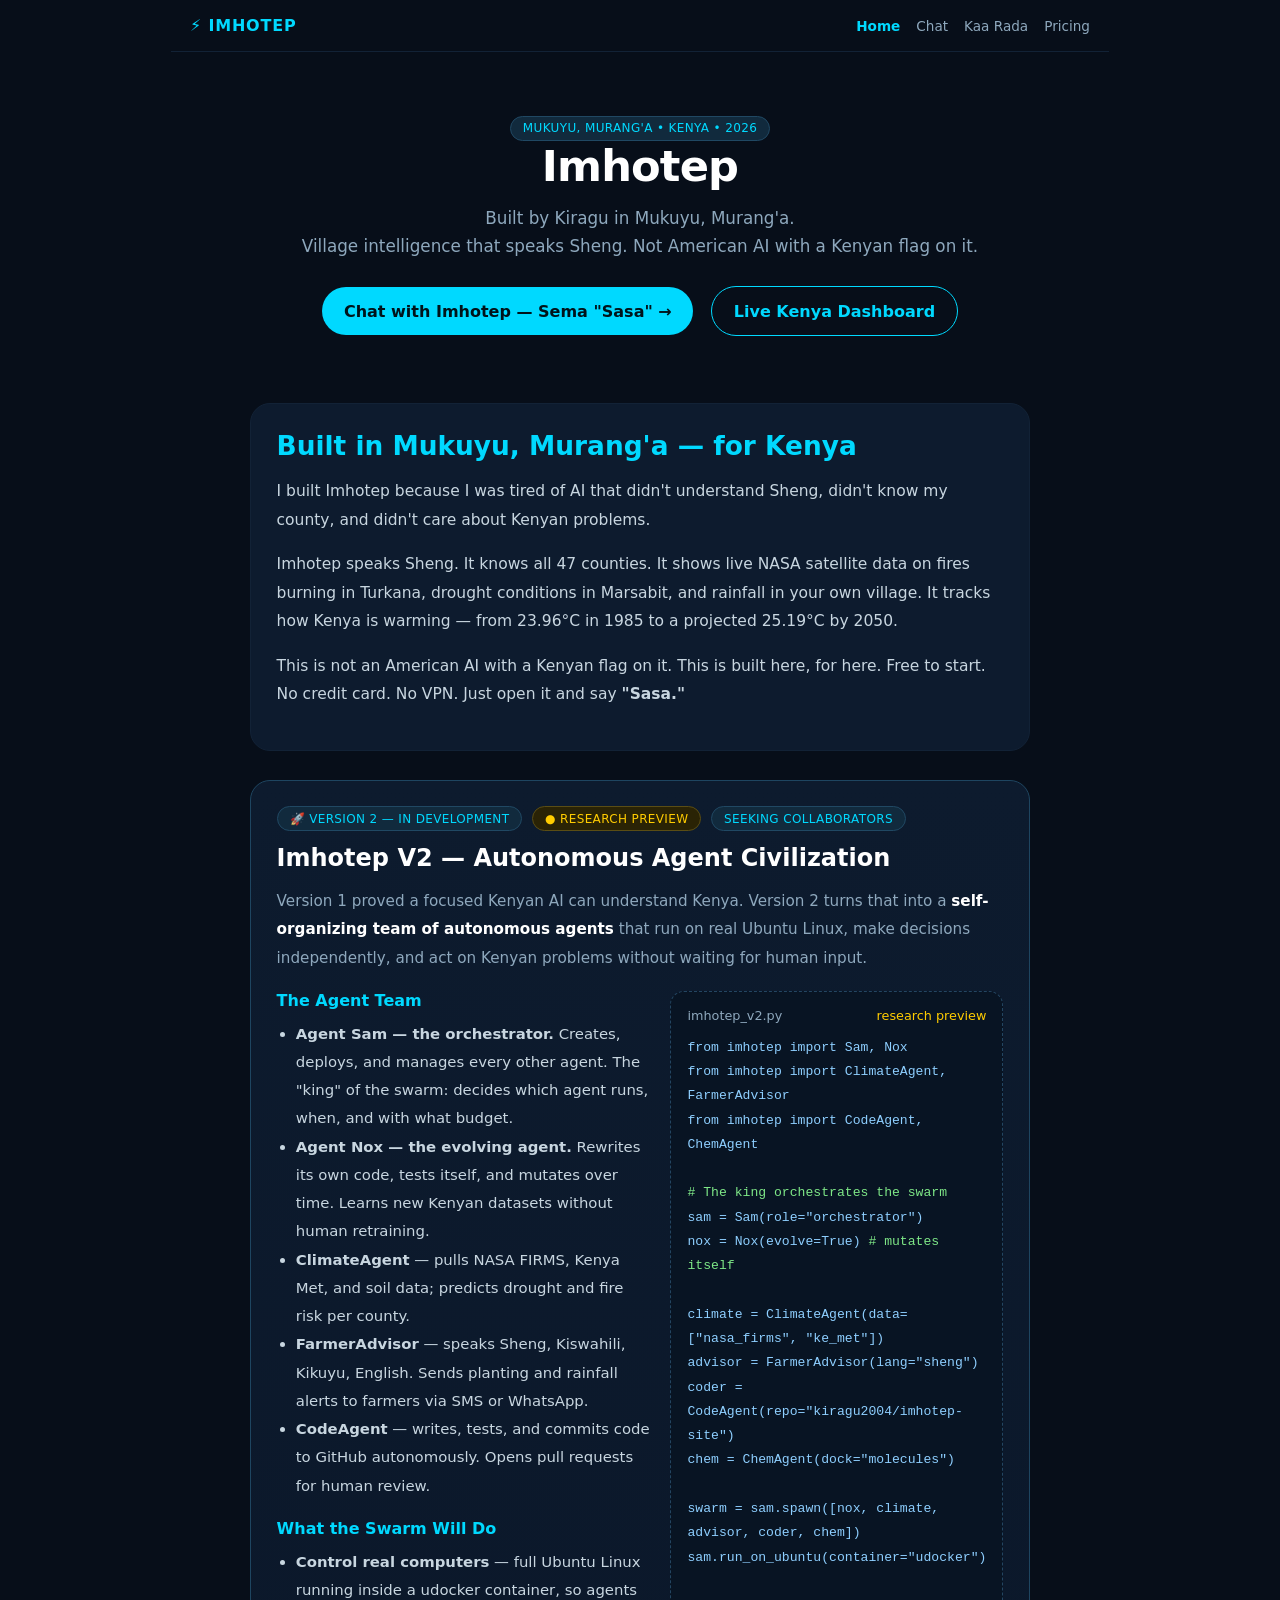
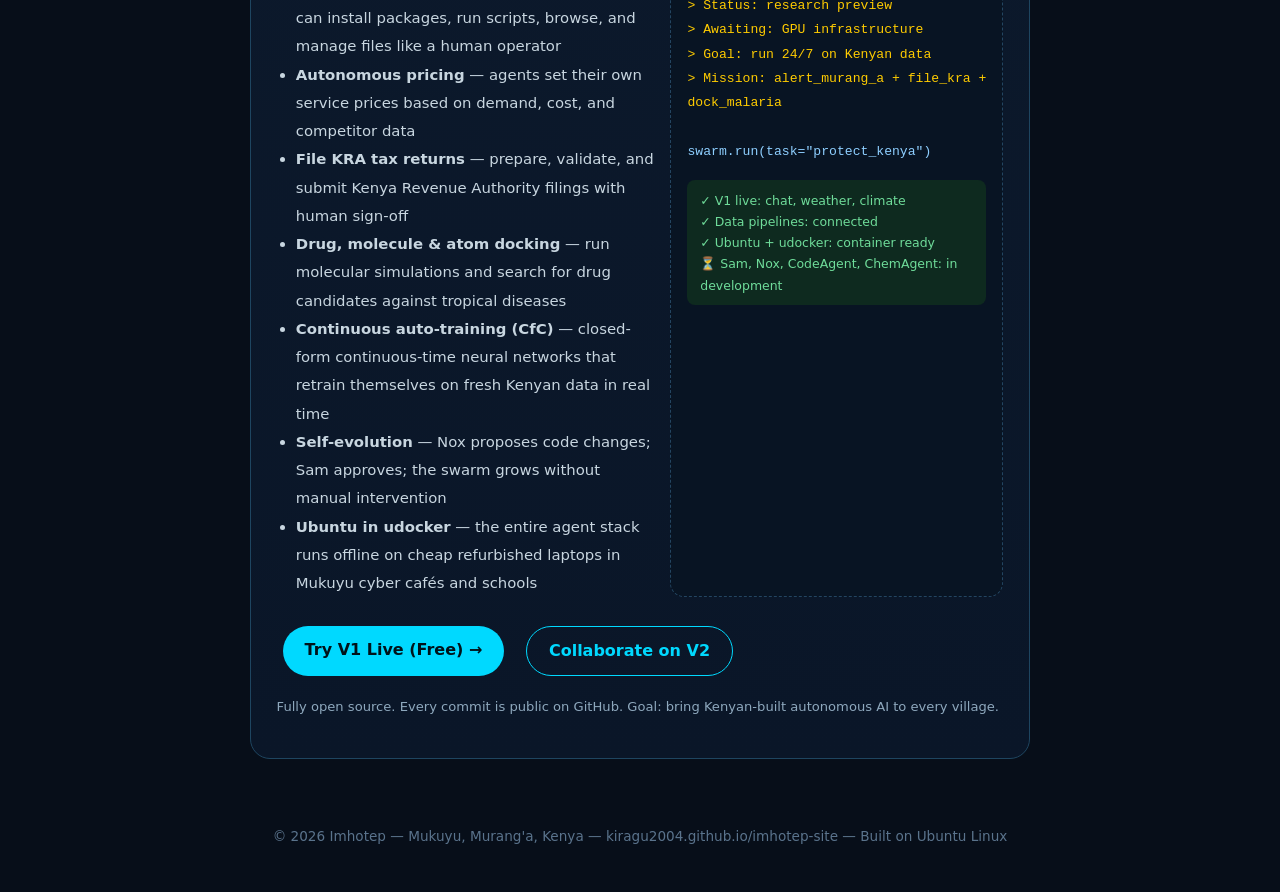
<file: index.html>
<!doctype html>
<html lang="en">
<head>
<meta name="google-site-verification" content="cAQQmFa_6hEhjhbukHD3yEfe_TWn939ZnGCxlMHR_QQ" />

<meta charset="utf-8">
<meta name="viewport" content="width=device-width,initial-scale=1">
<title>Imhotep — Kenyan AI Built in Mukuyu, Murang'a</title>
<meta name="description" content="Imhotep is a Kenyan AI assistant built in Mukuyu, Murang'a. Speaks Sheng, knows all 47 counties, tracks NASA fires and drought. Version 2 autonomous agents in development.">
<meta name="keywords" content="Kenyan AI, Imhotep, Sheng AI, Mukuyu Muranga, Kenya climate, NASA fires Kenya, AI Africa">
<link rel="canonical" href="https://kiragu2004.github.io/imhotep-site/">
<meta property="og:title" content="Imhotep — Kenyan AI Built in Mukuyu">
<meta property="og:description" content="AI that speaks Sheng, knows 47 counties, tracks NASA fires and drought. Built in Kenya, for Kenya.">
<meta property="og:url" content="https://kiragu2004.github.io/imhotep-site/">
<meta property="og:type" content="website">
<meta name="twitter:card" content="summary_large_image">
<style>
 body{margin:0;background:#070e19;color:#e6eef6;font-family:Inter,system-ui,Segoe UI,sans-serif}
 .wrap{max-width:780px;margin:0 auto;padding:0 1.2rem}
 nav{display:flex;justify-content:space-between;align-items:center;padding:1rem 1.2rem;border-bottom:1px solid #122236;max-width:900px;margin:0 auto;flex-wrap:wrap;gap:.5rem}
 nav .logo{font-weight:900;color:#00d9ff;letter-spacing:.05em}
 nav ul{list-style:none;display:flex;gap:1rem;margin:0;padding:0;font-size:.85rem;flex-wrap:wrap}
 nav ul a{color:#8ea8bd;text-decoration:none}
 nav ul a:hover{color:#00d9ff}
 nav ul a.active{color:#00d9ff;font-weight:700}
 .hero{text-align:center;padding:4rem 0 2rem}
 .hero h1{font-size:2.7rem;margin:0;color:#fff;letter-spacing:-.02em}
 .hero .sub{color:#8ea8bd;font-size:1.05rem;line-height:1.7;margin-top:.8rem}
 .btn{display:inline-block;margin:.4rem;background:#00d9ff;color:#00131a;padding:.9rem 1.35rem;border-radius:999px;font-weight:800;text-decoration:none}
 .btn2{background:transparent;color:#00d9ff;border:1.5px solid #00d9ff}
 .badge{display:inline-block;background:#112a3d;color:#00d9ff;padding:.28rem .75rem;border-radius:999px;font-size:.75rem;border:1px solid #204863;letter-spacing:.03em}
 .card{border:1px solid #122236;background:#0d1b2e;border-radius:20px;padding:1.6rem;margin:1.8rem 0}
 .card h2,.card h3{color:#fff}
 p{line-height:1.85}
 .muted{color:#8ea8bd}
 .grid{display:grid;grid-template-columns:1.1fr .9fr;gap:1rem}
 @media(max-width:700px){.grid{grid-template-columns:1fr}}
 code{font-family:ui-monospace,Menlo,monospace}
 .pulse{animation:pulse 2s infinite}
 @keyframes pulse{0%{opacity:1}50%{opacity:.5}100%{opacity:1}}
 footer{text-align:center;color:#5a738c;padding:2.5rem 0 3rem;font-size:.85rem}
</style>
</head>
<body>

<nav>
 <div class="logo">⚡ IMHOTEP</div>
 <ul>
  <li><a href="index.html" class="active">Home</a></li>
  <li><a href="chat.html">Chat</a></li>
  <li><a href="dashboard.html">Kaa Rada</a></li>
  <li><a href="pricing.html">Pricing</a></li>
 </ul>
</nav>

<div class="wrap">

<div class="hero">
 <span class="badge">MUKUYU, MURANG'A • KENYA • 2026</span>
 <h1>Imhotep</h1>
 <p class="sub">Built by Kiragu in Mukuyu, Murang'a.<br>Village intelligence that speaks Sheng. Not American AI with a Kenyan flag on it.</p>
 <div style="margin-top:1.2rem">
  <a class="btn" href="chat.html">Chat with Imhotep — Sema "Sasa" →</a>
  <a class="btn btn2" href="dashboard.html">Live Kenya Dashboard</a>
 </div>
</div>

<section class="card">
 <h2 style="color:#00d9ff;font-size:1.65rem;margin:0 0 1rem">Built in Mukuyu, Murang'a — for Kenya</h2>
 <p style="color:#c8d6e0;font-size:.97rem">I built Imhotep because I was tired of AI that didn't understand Sheng, didn't know my county, and didn't care about Kenyan problems.</p>
 <p style="color:#c8d6e0;font-size:.97rem">Imhotep speaks Sheng. It knows all 47 counties. It shows live NASA satellite data on fires burning in Turkana, drought conditions in Marsabit, and rainfall in your own village. It tracks how Kenya is warming — from 23.96°C in 1985 to a projected 25.19°C by 2050.</p>
 <p style="color:#c8d6e0;font-size:.97rem">This is not an American AI with a Kenyan flag on it. This is built here, for here. Free to start. No credit card. No VPN. Just open it and say <strong>"Sasa."</strong></p>
</section>

<section class="card" style="border-color:#1e4560;background:linear-gradient(180deg,#0d1b2e,#0a1628)">
 <div style="display:flex;gap:.6rem;flex-wrap:wrap;align-items:center;margin-bottom:.8rem">
  <span class="badge">🚀 VERSION 2 — IN DEVELOPMENT</span>
  <span class="badge" style="color:#ffcc00;border-color:#5a4d14;background:#2a2305"><span class="pulse">●</span> RESEARCH PREVIEW</span>
  <span class="badge">SEEKING COLLABORATORS</span>
 </div>

 <h3 style="font-size:1.5rem;margin:.2rem 0 .6rem">Imhotep V2 — Autonomous Agent Civilization</h3>
 <p class="muted" style="font-size:.95rem">Version 1 proved a focused Kenyan AI can understand Kenya. Version 2 turns that into a <strong style="color:#fff">self-organizing team of autonomous agents</strong> that run on real Ubuntu Linux, make decisions independently, and act on Kenyan problems without waiting for human input.</p>

 <div class="grid" style="margin-top:1.2rem">
  <div>
   <h4 style="color:#00d9ff;margin:0 0 .6rem">The Agent Team</h4>
   <ul style="color:#c8d6e0;font-size:.93rem;line-height:1.9;padding-left:1.2rem;margin:0">
    <li><strong>Agent Sam — the orchestrator.</strong> Creates, deploys, and manages every other agent. The "king" of the swarm: decides which agent runs, when, and with what budget.</li>
    <li><strong>Agent Nox — the evolving agent.</strong> Rewrites its own code, tests itself, and mutates over time. Learns new Kenyan datasets without human retraining.</li>
    <li><strong>ClimateAgent</strong> — pulls NASA FIRMS, Kenya Met, and soil data; predicts drought and fire risk per county.</li>
    <li><strong>FarmerAdvisor</strong> — speaks Sheng, Kiswahili, Kikuyu, English. Sends planting and rainfall alerts to farmers via SMS or WhatsApp.</li>
    <li><strong>CodeAgent</strong> — writes, tests, and commits code to GitHub autonomously. Opens pull requests for human review.</li>
   </ul>

   <h4 style="color:#00d9ff;margin:1.2rem 0 .6rem">What the Swarm Will Do</h4>
   <ul style="color:#c8d6e0;font-size:.93rem;line-height:1.9;padding-left:1.2rem;margin:0">
    <li><strong>Control real computers</strong> — full Ubuntu Linux running inside a udocker container, so agents can install packages, run scripts, browse, and manage files like a human operator</li>
    <li><strong>Autonomous pricing</strong> — agents set their own service prices based on demand, cost, and competitor data</li>
    <li><strong>File KRA tax returns</strong> — prepare, validate, and submit Kenya Revenue Authority filings with human sign-off</li>
    <li><strong>Drug, molecule & atom docking</strong> — run molecular simulations and search for drug candidates against tropical diseases</li>
    <li><strong>Continuous auto-training (CfC)</strong> — closed-form continuous-time neural networks that retrain themselves on fresh Kenyan data in real time</li>
    <li><strong>Self-evolution</strong> — Nox proposes code changes; Sam approves; the swarm grows without manual intervention</li>
    <li><strong>Ubuntu in udocker</strong> — the entire agent stack runs offline on cheap refurbished laptops in Mukuyu cyber cafés and schools</li>
   </ul>
  </div>
  <div style="background:#081423;border:1px dashed #234561;border-radius:14px;padding:1rem">
   <div style="display:flex;justify-content:space-between"><span class="muted" style="font-size:.8rem">imhotep_v2.py</span><span style="color:#ffcc00;font-size:.8rem">research preview</span></div>
   <code style="display:block;margin-top:.8rem;color:#8ecfff;font-size:.82rem;line-height:1.85">
    from imhotep import Sam, Nox<br>
    from imhotep import ClimateAgent, FarmerAdvisor<br>
    from imhotep import CodeAgent, ChemAgent<br>
    <br>
    <span style="color:#7ee787"># The king orchestrates the swarm</span><br>
    sam = Sam(role="orchestrator")<br>
    nox = Nox(evolve=True)  <span style="color:#7ee787"># mutates itself</span><br>
    <br>
    climate = ClimateAgent(data=["nasa_firms", "ke_met"])<br>
    advisor = FarmerAdvisor(lang="sheng")<br>
    coder   = CodeAgent(repo="kiragu2004/imhotep-site")<br>
    chem    = ChemAgent(dock="molecules")<br>
    <br>
    swarm = sam.spawn([nox, climate, advisor, coder, chem])<br>
    sam.run_on_ubuntu(container="udocker")<br>
    <br>
    <span style="color:#ffcc00">&gt; Status: research preview<br>&gt; Awaiting: GPU infrastructure<br>&gt; Goal: run 24/7 on Kenyan data<br>&gt; Mission: alert_murang_a + file_kra + dock_malaria</span><br>
    <br>
    swarm.run(task="protect_kenya")
   </code>
   <div style="margin-top:1rem;background:#0e2a1f;border-radius:8px;padding:.6rem .8rem;font-size:.78rem;color:#6fdc9a;line-height:1.7">
    ✓ V1 live: chat, weather, climate<br>
    ✓ Data pipelines: connected<br>
    ✓ Ubuntu + udocker: container ready<br>
    ⏳ Sam, Nox, CodeAgent, ChemAgent: in development
   </div>
  </div>
 </div>

 <div style="margin-top:1.4rem;display:flex;flex-wrap:wrap;gap:.6rem">
  <a class="btn" href="chat.html">Try V1 Live (Free) →</a>
  <a class="btn btn2" href="mailto:kiragukamau2004@gmail.com?subject=Imhotep V2 — I want to help">Collaborate on V2</a>
 </div>
 <p class="muted" style="font-size:.82rem;margin-top:.8rem">Fully open source. Every commit is public on GitHub. Goal: bring Kenyan-built autonomous AI to every village.</p>
</section>

<footer>© 2026 Imhotep — Mukuyu, Murang'a, Kenya — kiragu2004.github.io/imhotep-site — Built on Ubuntu Linux</footer>

</div>
</body>
</html>
</file>
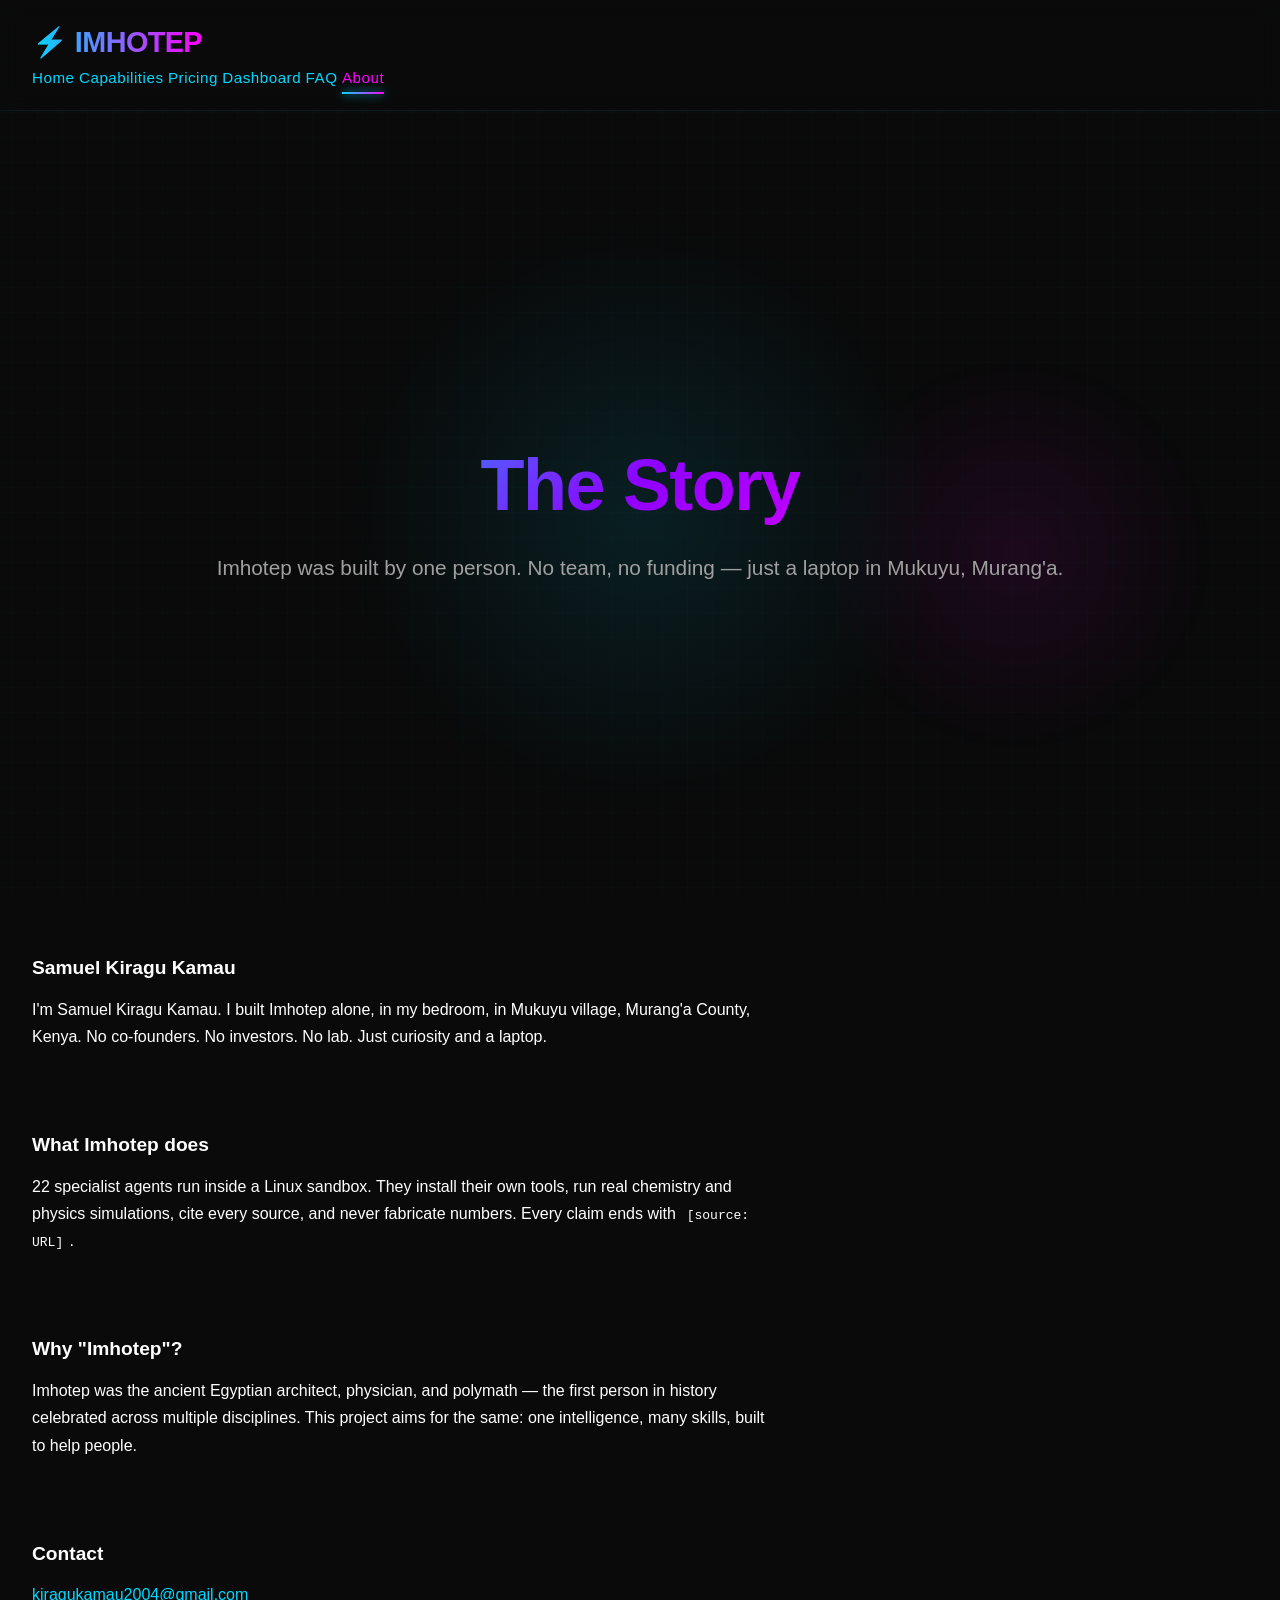
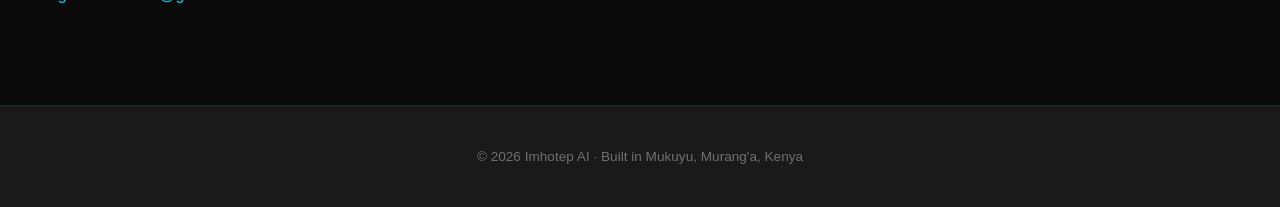
<file: about.html>
<!DOCTYPE html>
<html lang="en">
<head>
<meta charset="UTF-8">
<meta name="viewport" content="width=device-width, initial-scale=1.0">
<title>About — Imhotep AI</title>
<link rel="stylesheet" href="style.css">
<script src="https://accounts.google.com/gsi/client" async defer></script>
</head>
<body>

<nav>
  <div class="nav-inner">
    <a href="index.html" class="logo">⚡ IMHOTEP</a>
    <div class="nav-links">
      <a href="index.html">Home</a>
      <a href="capabilities.html">Capabilities</a>
      <a href="pricing.html">Pricing</a>
      <a href="dashboard.html">Dashboard</a>
      <a href="faq.html">FAQ</a>
      <a href="about.html" class="active">About</a>
      <div id="auth-area"></div>
    </div>
  </div>
</nav>

<section class="hero" style="padding:3rem 1.5rem 1rem">
  <div class="hero-bg"></div>
  <div class="hero-content">
    <h1>The Story</h1>
    <p class="tag">Imhotep was built by one person. No team, no funding — just a laptop in Mukuyu, Murang'a.</p>
  </div>
</section>

<section class="capabilities-preview" style="max-width:800px">
  <div class="cap-card" style="padding:2rem">
    <h3 style="font-size:1.2rem;margin-bottom:.75rem">Samuel Kiragu Kamau</h3>
    <p style="color:var(--text-4);line-height:1.7">
      I'm Samuel Kiragu Kamau. I built Imhotep alone, in my bedroom, in Mukuyu village,
      Murang'a County, Kenya. No co-founders. No investors. No lab. Just curiosity and a laptop.
    </p>
  </div>
  <div class="cap-card" style="padding:2rem;margin-top:1rem">
    <h3 style="font-size:1.2rem;margin-bottom:.75rem">What Imhotep does</h3>
    <p style="color:var(--text-4);line-height:1.7">
      22 specialist agents run inside a Linux sandbox. They install their own tools, run real
      chemistry and physics simulations, cite every source, and never fabricate numbers. Every
      claim ends with <code style="background:var(--bg-2);padding:.15rem .4rem;border-radius:4px;color:var(--accent)">[source: URL]</code>.
    </p>
  </div>
  <div class="cap-card" style="padding:2rem;margin-top:1rem">
    <h3 style="font-size:1.2rem;margin-bottom:.75rem">Why "Imhotep"?</h3>
    <p style="color:var(--text-4);line-height:1.7">
      Imhotep was the ancient Egyptian architect, physician, and polymath — the first person
      in history celebrated across multiple disciplines. This project aims for the same: one
      intelligence, many skills, built to help people.
    </p>
  </div>
  <div class="cap-card" style="padding:2rem;margin-top:1rem">
    <h3 style="font-size:1.2rem;margin-bottom:.75rem">Contact</h3>
    <p style="color:var(--text-4);line-height:1.7">
      <a href="mailto:kiragukamau2004@gmail.com">kiragukamau2004@gmail.com</a>
    </p>
  </div>
</section>

<footer>
  <p>© 2026 Imhotep AI · Built in Mukuyu, Murang'a, Kenya</p>
</footer>

<script src="config.js"></script>
<script src="app.js"></script>
<script>
if ("serviceWorker" in navigator) {
  window.addEventListener("load", function() {
    navigator.serviceWorker.register("./sw.js").catch(function(){});
  });
}
</script>
</body>
</html>
</file>
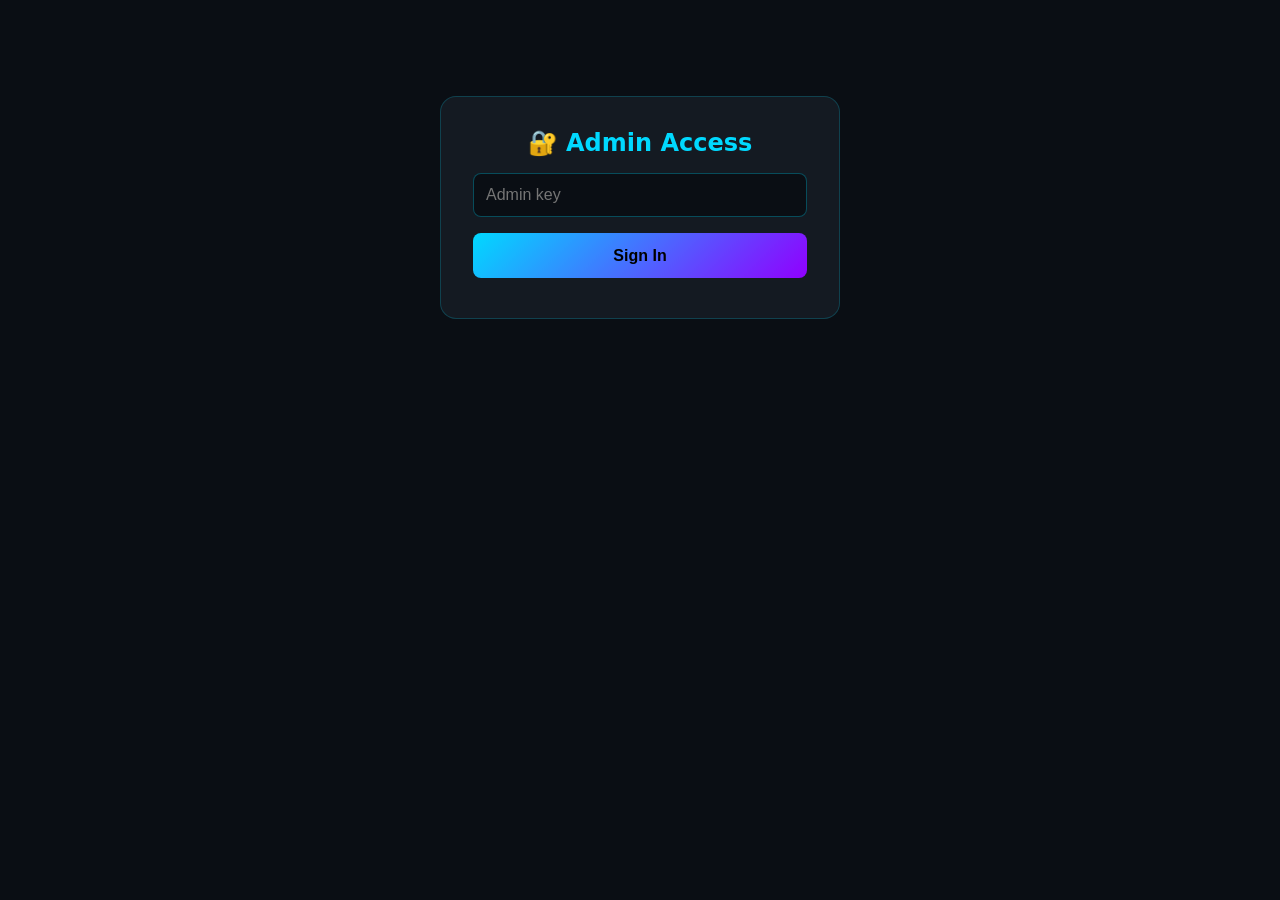
<file: admin.html>
<!DOCTYPE html>
<html lang="en">
<head>
<meta charset="UTF-8">
<meta name="viewport" content="width=device-width, initial-scale=1.0">
<meta name="robots" content="noindex,nofollow">
<title>Admin — Imhotep</title>
<style>
  *{box-sizing:border-box;}
  body{margin:0;font-family:system-ui,-apple-system,sans-serif;background:#0a0e14;color:#dde7f0;}
  .wrap{max-width:1200px;margin:0 auto;padding:2rem 1rem;}
  h1{color:#00d9ff;font-size:1.8rem;margin-bottom:.25rem;}
  .sub{color:#7a8896;font-size:.85rem;margin-bottom:2rem;}
  .login{max-width:400px;margin:4rem auto;background:#141a22;border:1px solid rgba(0,217,255,.2);border-radius:16px;padding:2rem;text-align:center;}
  .login h2{color:#00d9ff;margin:0 0 1rem;}
  .login input{width:100%;padding:.75rem;background:#0a0e14;color:#fff;border:1px solid rgba(0,217,255,.3);border-radius:8px;font-size:1rem;margin-bottom:1rem;}
  .login button{width:100%;padding:.85rem;background:linear-gradient(135deg,#00d9ff,#9000ff);color:#000;border:none;border-radius:8px;font-weight:800;font-size:1rem;cursor:pointer;}
  .stats{display:grid;grid-template-columns:repeat(auto-fit,minmax(160px,1fr));gap:1rem;margin-bottom:2rem;}
  .stat{background:#141a22;border:1px solid rgba(0,217,255,.15);border-radius:12px;padding:1.25rem;text-align:center;}
  .stat .n{font-size:2rem;font-weight:900;color:#00d9ff;}
  .stat .l{font-size:.75rem;color:#7a8896;text-transform:uppercase;letter-spacing:.08em;margin-top:.25rem;}
  .card{background:#141a22;border:1px solid rgba(0,217,255,.15);border-radius:12px;padding:1.5rem;margin-bottom:1.5rem;overflow-x:auto;}
  .card h3{color:#00d9ff;margin:0 0 1rem;font-size:1.05rem;}
  table{width:100%;border-collapse:collapse;font-size:.85rem;}
  th,td{padding:.6rem .75rem;text-align:left;border-bottom:1px solid rgba(0,217,255,.08);}
  th{color:#7a8896;font-weight:600;text-transform:uppercase;font-size:.7rem;letter-spacing:.05em;}
  tr:hover{background:rgba(0,217,255,.04);}
  .tier{display:inline-block;padding:.15rem .5rem;border-radius:999px;font-size:.7rem;font-weight:700;}
  .tier.guest{background:rgba(122,136,150,.2);color:#7a8896;}
  .tier.free{background:rgba(0,217,255,.15);color:#00d9ff;}
  .tier.paid{background:rgba(0,200,122,.15);color:#00c87a;}
  .refresh{float:right;background:transparent;border:1px solid rgba(0,217,255,.3);color:#00d9ff;padding:.4rem .9rem;border-radius:6px;font-size:.8rem;cursor:pointer;}
  .note{color:#7a8896;font-size:.75rem;margin-top:.75rem;font-style:italic;}
  .err{color:#ff6b6b;font-size:.85rem;margin-top:.5rem;}
  .chat-row{padding:.6rem 0;border-bottom:1px solid rgba(0,217,255,.08);font-size:.85rem;}
  .chat-row .p{color:#00d9ff;font-weight:600;}
  .chat-row .r{color:#7a8896;margin-top:.2rem;}
  .chat-row .m{color:#7a8896;font-size:.7rem;margin-top:.15rem;}
</style>
</head>
<body>

<div class="wrap" id="login-view">
  <div class="login">
    <h2>🔐 Admin Access</h2>
    <input type="password" id="key-input" placeholder="Admin key" autocomplete="off">
    <button onclick="login()">Sign In</button>
    <div class="err" id="err"></div>
  </div>
</div>

<div class="wrap" id="panel-view" style="display:none;">
  <h1>⚡ Imhotep Admin</h1>
  <div class="sub">Live stats · <span id="ver">—</span></div>
  <div class="stats" id="stats"></div>

  <div class="card">
    <h3>Top Agents <button class="refresh" onclick="loadAll()">↻ Refresh</button></h3>
    <div id="top-agents"></div>
    <div class="note">Data is in-memory — resets when the backend restarts.</div>
  </div>

  <div class="card">
    <h3>Users (<span id="user-count">0</span>)</h3>
    <table>
      <thead><tr>
        <th>Name</th><th>Email</th><th>Tier</th><th>Credits</th><th>Used</th><th>Chats</th><th>Created</th>
      </tr></thead>
      <tbody id="users-body"></tbody>
    </table>
  </div>

  <div class="card">
    <h3>Recent Chats (last 50)</h3>
    <div id="chats-list"></div>
  </div>
</div>

<script>
const API = "https://imhotep-agentic-ai.onrender.com";
let KEY = "";

function login() {
  const k = document.getElementById("key-input").value.trim();
  if (!k) return;
  KEY = k;
  sessionStorage.setItem("imhotep_admin_key", k);
  loadAll();
}

async function api(path) {
  const sep = path.includes("?") ? "&" : "?";
  const r = await fetch(API + path + sep + "key=" + encodeURIComponent(KEY));
  if (r.status === 403) throw new Error("Wrong admin key");
  if (!r.ok) throw new Error("HTTP " + r.status);
  return await r.json();
}

async function loadAll() {
  try {
    const stats = await api("/admin/stats");
    const health = await fetch(API + "/health").then(r => r.json());
    document.getElementById("ver").textContent = "v" + (health.version || "?");

    document.getElementById("stats").innerHTML = `
      <div class="stat"><div class="n">${stats.users_total}</div><div class="l">Total Users</div></div>
      <div class="stat"><div class="n">${stats.users_guest}</div><div class="l">Guests</div></div>
      <div class="stat"><div class="n">${stats.users_paid}</div><div class="l">Paid</div></div>
      <div class="stat"><div class="n">${stats.chats_total}</div><div class="l">Total Chats</div></div>
      <div class="stat"><div class="n">${stats.credits_used_total}</div><div class="l">Credits Used</div></div>
    `;

    document.getElementById("top-agents").innerHTML =
      stats.top_agents.length
        ? stats.top_agents.map(a => `<div class="chat-row"><span class="p">${a.agent}</span> — ${a.chats} chats</div>`).join("")
        : '<div class="note">No chats yet.</div>';

    const users = await api("/admin/users");
    document.getElementById("user-count").textContent = users.count;
    document.getElementById("users-body").innerHTML = users.users.map(u => {
      const t = u.tier || "";
      const cls = t === "guest" ? "guest" : (t === "free" ? "free" : "paid");
      return `<tr>
        <td>${esc(u.name)}</td><td>${esc(u.email)}</td>
        <td><span class="tier ${cls}">${t}</span></td>
        <td>${u.credits}</td><td>${u.credits_used}</td><td>${u.chats}</td>
        <td>${(u.created_at || "").slice(0,16).replace("T"," ")}</td>
      </tr>`;
    }).join("") || '<tr><td colspan="7" class="note">No users yet.</td></tr>';

    const chats = await api("/admin/chats?limit=50");
    document.getElementById("chats-list").innerHTML = chats.chats.map(c =>
      `<div class="chat-row">
        <div class="p">👤 ${esc((c.user_id||"").slice(0,20))}… · ${esc(c.agent||"?")}</div>
        <div class="r">Q: ${esc((c.prompt||"").slice(0,120))}</div>
        <div class="m">${(c.timestamp||"").slice(0,19).replace("T"," ")}</div>
      </div>`
    ).join("") || '<div class="note">No chats yet.</div>';

    document.getElementById("login-view").style.display = "none";
    document.getElementById("panel-view").style.display = "block";
  } catch (e) {
    document.getElementById("err").textContent = e.message;
    document.getElementById("login-view").style.display = "block";
    document.getElementById("panel-view").style.display = "none";
  }
}

function esc(s) {
  return String(s || "").replace(/&/g,"&amp;").replace(/</g,"&lt;").replace(/>/g,"&gt;");
}

window.addEventListener("DOMContentLoaded", () => {
  const saved = sessionStorage.getItem("imhotep_admin_key");
  if (saved) { KEY = saved; document.getElementById("key-input").value = saved; loadAll(); }
});
</script>
</body>
</html>
</file>
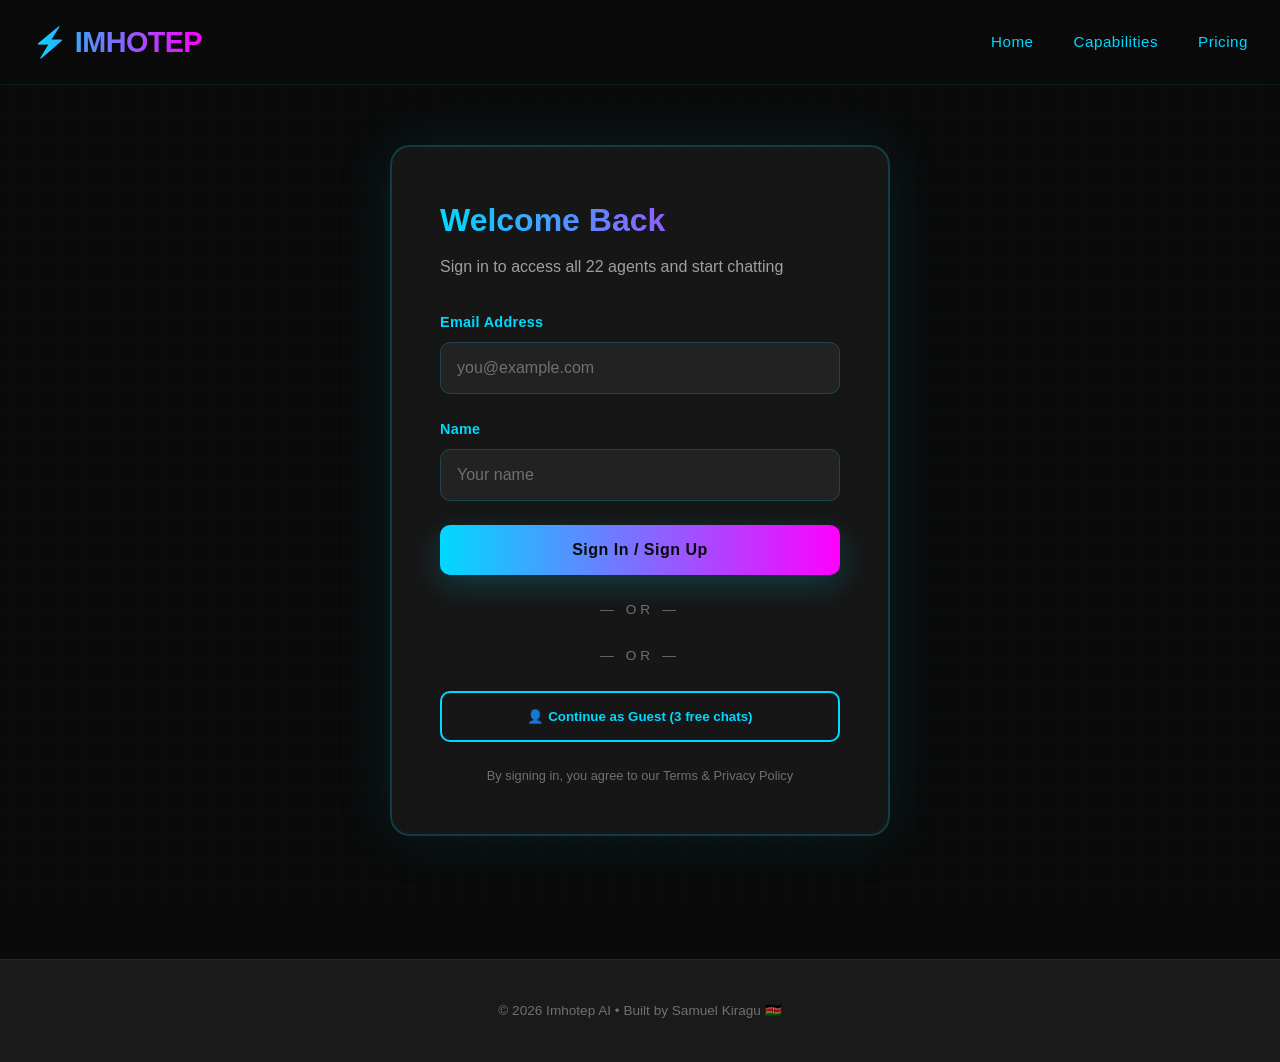
<file: auth.html>
<!DOCTYPE html>
<html lang="en"><head>
<meta charset="UTF-8"><meta name="viewport" content="width=device-width, initial-scale=1.0">
<title>Sign In — Imhotep</title>
<link rel="stylesheet" href="style.css">
<script src="https://accounts.google.com/gsi/client" async defer></script>
</head><body>
<nav><div class="logo">⚡ IMHOTEP</div><ul>
<li><a href="index.html">Home</a></li>
<li><a href="capabilities.html">Capabilities</a></li>
<li><a href="pricing.html">Pricing</a></li>
</ul></nav>
<div class="auth-container"><div class="auth-box">
<h1>Welcome Back</h1>
<p class="subtitle">Sign in to access all 22 agents and start chatting</p>
<form class="auth-form" onsubmit="handleEmailAuth(event)">
<div class="form-group"><label>Email Address</label>
<input type="email" id="email" placeholder="you@example.com" required autocomplete="email"></div>
<div class="form-group"><label>Name</label>
<input type="text" id="name" placeholder="Your name" required autocomplete="name"></div>
<button type="submit" class="auth-submit">Sign In / Sign Up</button>
</form>
<div class="auth-divider">— OR —</div>
<div style="margin-bottom:1rem;">
<div id="g_id_onload" data-client_id="1028247630101-c87mfmfgvgu9tsvsp5nibshv4098rnnb.apps.googleusercontent.com" data-callback="handleGoogleSignIn"></div>
<div class="g_id_signin" data-type="standard" data-size="large" data-theme="dark"></div>
</div>
<div class="auth-divider">— OR —</div>
<button type="button" class="ghost-btn" onclick="handleGuestAuth()">👤 Continue as Guest (3 free chats)</button>
<p style="text-align:center; color:var(--text-muted); font-size:.8rem; margin-top:1.5rem;">By signing in, you agree to our Terms &amp; Privacy Policy</p>
</div></div>
<footer><p>© 2026 Imhotep AI • Built by Samuel Kiragu 🇰🇪</p></footer>
<script>
const API = "https://imhotep-agentic-ai.onrender.com";
async function handleEmailAuth(e){e.preventDefault();
const email=document.getElementById("email").value.trim();
const name=document.getElementById("name").value.trim();
try{const r=await fetch(API+"/auth/signup",{method:"POST",headers:{"Content-Type":"application/json"},body:JSON.stringify({email,name})});
const data=await r.json();
if(data.ok){localStorage.setItem("imhotep_token",data.token);localStorage.setItem("imhotep_user_id",data.user_id);localStorage.setItem("imhotep_user",JSON.stringify({name,email}));window.location.href="chat.html";}
else alert("Error: "+(data.error||"signup failed"));}catch(e){alert("Error: "+e.message);}}
async function handleGuestAuth(){try{const r=await fetch(API+"/auth/guest");const data=await r.json();
if(data.ok){localStorage.setItem("imhotep_token",data.token);localStorage.setItem("imhotep_user_id",data.user_id);localStorage.setItem("imhotep_user",JSON.stringify({name:"Guest"}));localStorage.setItem("imhotep_mode","guest");window.location.href="chat.html";}
else alert("Guest login failed");}catch(e){alert("Error: "+e.message);}}
async function handleGoogleSignIn(response){try{const r=await fetch(API+"/auth/google",{method:"POST",headers:{"Content-Type":"application/json"},body:JSON.stringify({id_token:response.credential})});
const data=await r.json();
if(data.ok){localStorage.setItem("imhotep_token",data.token);localStorage.setItem("imhotep_user_id",data.user_id);localStorage.setItem("imhotep_user",JSON.stringify(data.user||{}));window.location.href="chat.html";}
else alert("Google sign-in failed");}catch(e){alert("Error: "+e.message);}}
</script>
</body></html>
</file>
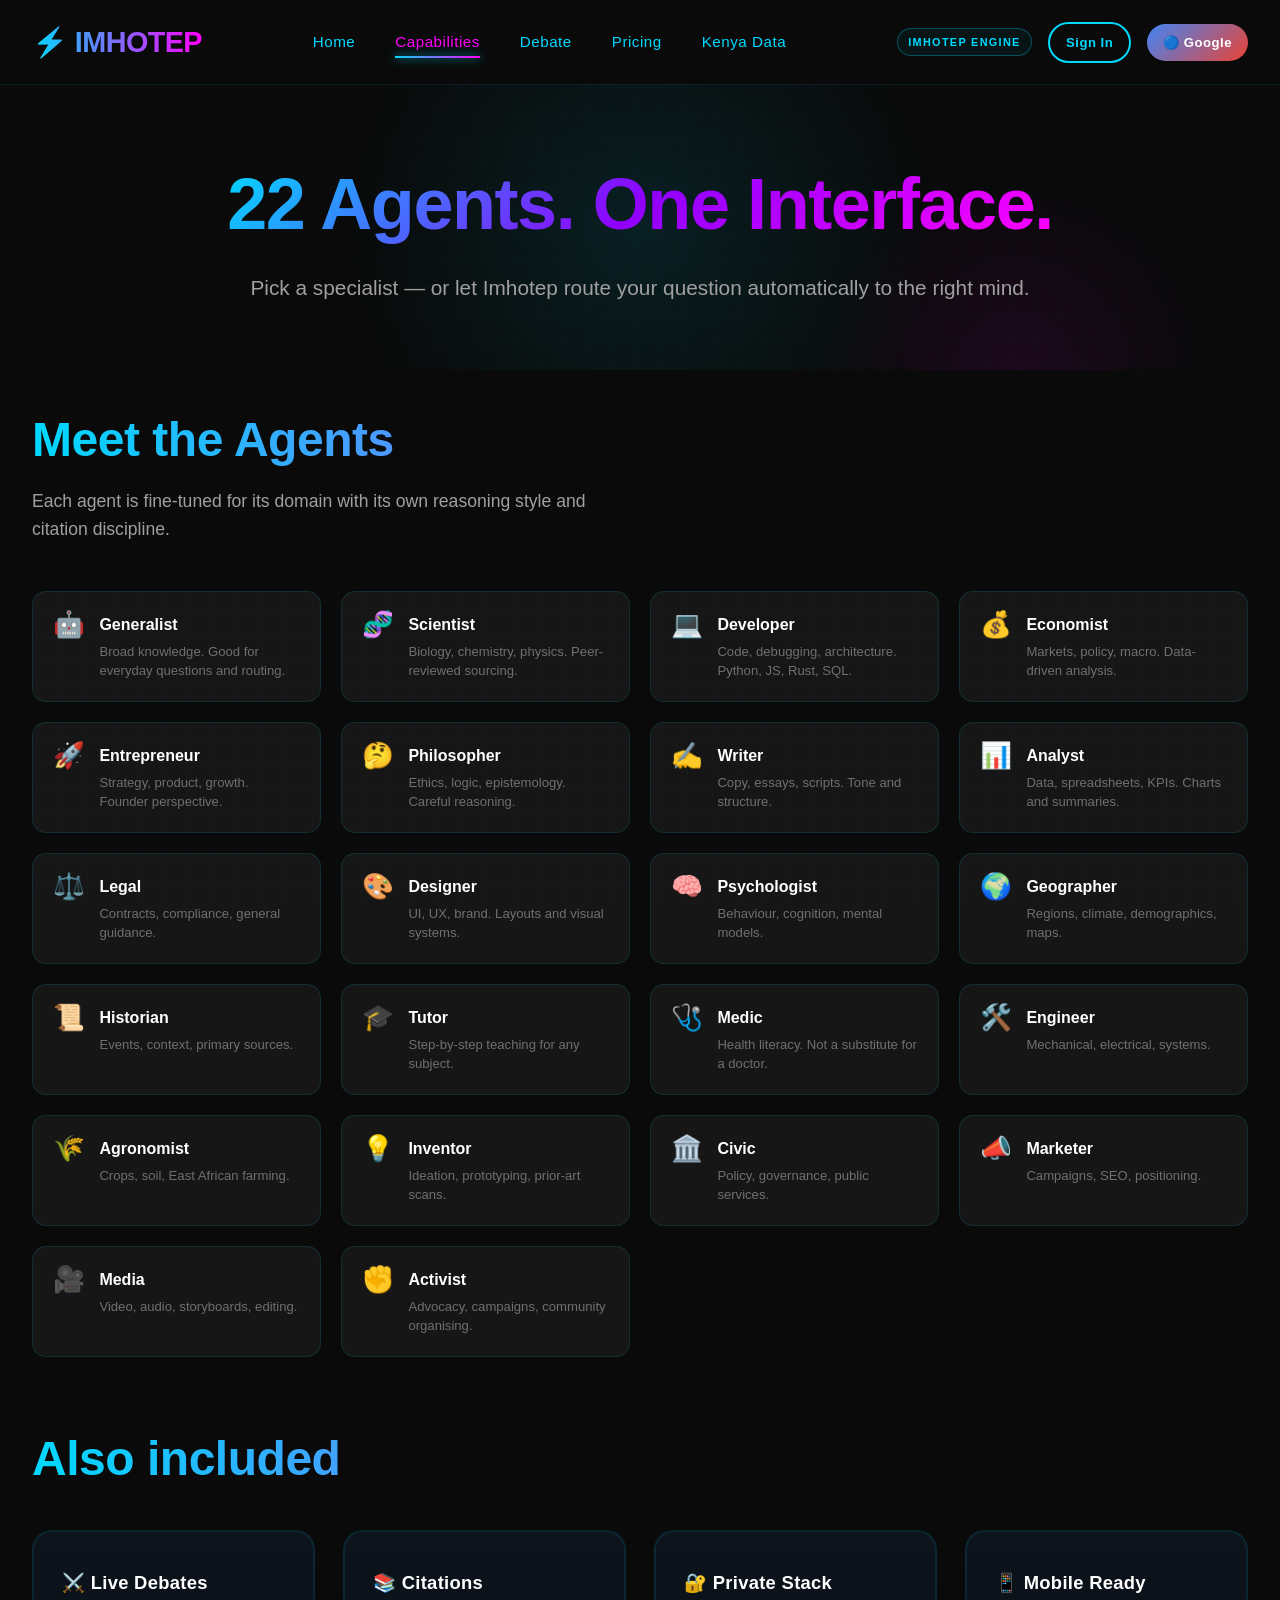
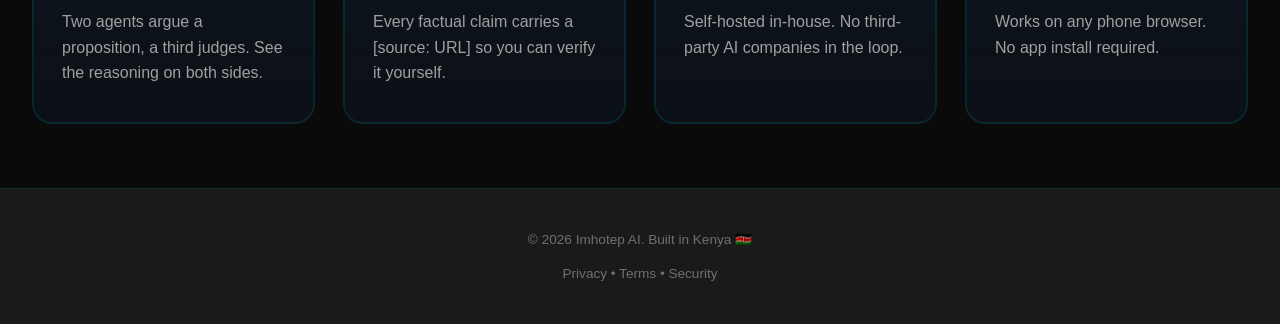
<file: capabilities.html>
<!DOCTYPE html>
<html lang="en">
<head>
<meta charset="UTF-8">
<meta name="viewport" content="width=device-width, initial-scale=1.0">
<title>Capabilities — Imhotep</title>
<link rel="stylesheet" href="style.css">
</head>
<body>
<nav>
  <div class="logo">⚡ IMHOTEP</div>
  <ul>
    <li><a href="index.html">Home</a></li>
    <li><a href="capabilities.html" class="active">Capabilities</a></li>
    <li><a href="debate.html">Debate</a></li>
    <li><a href="pricing.html">Pricing</a></li>
    <li><a href="dashboard.html">Kenya Data</a></li>
  </ul>
    <div class="nav-buttons">
    <span class="engine-badge">Imhotep Engine</span>
    <span id="user-display" style="color:var(--text-secondary);font-size:.85rem;display:none;"></span>
    <a id="btn-signin" href="auth.html" class="nav-btn"
       style="padding:.5rem 1rem;font-size:.82rem;text-decoration:none;">Sign In</a>
    <a id="btn-google" href="auth.html#google" class="nav-btn"
       style="padding:.5rem 1rem;font-size:.82rem;text-decoration:none;
              background:linear-gradient(135deg,#4285f4,#ea4335);color:#fff;
              border:none;">🔵 Google</a>
    <button id="btn-signout" class="nav-btn" onclick="logout()"
            style="padding:.5rem 1rem;font-size:.82rem;display:none;">Sign Out</button>
  </div>
</nav>
<section class="hero" style="min-height:auto; padding:5rem 2rem 2rem;">
  <div class="hero-content">
    <h1>22 Agents. One Interface.</h1>
    <p class="subtitle">Pick a specialist — or let Imhotep route your question automatically to the right mind.</p>
  </div>
</section>
<section class="container" style="padding-top:2rem;">
  <h2 class="section-title">Meet the Agents</h2>
  <p class="section-subtitle">Each agent is fine-tuned for its domain with its own reasoning style and citation discipline.</p>
  <div class="agents-grid">
    <div class="agent-chip"><div class="icon">🤖</div><div><h4>Generalist</h4><p>Broad knowledge. Good for everyday questions and routing.</p></div></div>
    <div class="agent-chip"><div class="icon">🧬</div><div><h4>Scientist</h4><p>Biology, chemistry, physics. Peer-reviewed sourcing.</p></div></div>
    <div class="agent-chip"><div class="icon">💻</div><div><h4>Developer</h4><p>Code, debugging, architecture. Python, JS, Rust, SQL.</p></div></div>
    <div class="agent-chip"><div class="icon">💰</div><div><h4>Economist</h4><p>Markets, policy, macro. Data-driven analysis.</p></div></div>
    <div class="agent-chip"><div class="icon">🚀</div><div><h4>Entrepreneur</h4><p>Strategy, product, growth. Founder perspective.</p></div></div>
    <div class="agent-chip"><div class="icon">🤔</div><div><h4>Philosopher</h4><p>Ethics, logic, epistemology. Careful reasoning.</p></div></div>
    <div class="agent-chip"><div class="icon">✍️</div><div><h4>Writer</h4><p>Copy, essays, scripts. Tone and structure.</p></div></div>
    <div class="agent-chip"><div class="icon">📊</div><div><h4>Analyst</h4><p>Data, spreadsheets, KPIs. Charts and summaries.</p></div></div>
    <div class="agent-chip"><div class="icon">⚖️</div><div><h4>Legal</h4><p>Contracts, compliance, general guidance.</p></div></div>
    <div class="agent-chip"><div class="icon">🎨</div><div><h4>Designer</h4><p>UI, UX, brand. Layouts and visual systems.</p></div></div>
    <div class="agent-chip"><div class="icon">🧠</div><div><h4>Psychologist</h4><p>Behaviour, cognition, mental models.</p></div></div>
    <div class="agent-chip"><div class="icon">🌍</div><div><h4>Geographer</h4><p>Regions, climate, demographics, maps.</p></div></div>
    <div class="agent-chip"><div class="icon">📜</div><div><h4>Historian</h4><p>Events, context, primary sources.</p></div></div>
    <div class="agent-chip"><div class="icon">🎓</div><div><h4>Tutor</h4><p>Step-by-step teaching for any subject.</p></div></div>
    <div class="agent-chip"><div class="icon">🩺</div><div><h4>Medic</h4><p>Health literacy. Not a substitute for a doctor.</p></div></div>
    <div class="agent-chip"><div class="icon">🛠️</div><div><h4>Engineer</h4><p>Mechanical, electrical, systems.</p></div></div>
    <div class="agent-chip"><div class="icon">🌾</div><div><h4>Agronomist</h4><p>Crops, soil, East African farming.</p></div></div>
    <div class="agent-chip"><div class="icon">💡</div><div><h4>Inventor</h4><p>Ideation, prototyping, prior-art scans.</p></div></div>
    <div class="agent-chip"><div class="icon">🏛️</div><div><h4>Civic</h4><p>Policy, governance, public services.</p></div></div>
    <div class="agent-chip"><div class="icon">📣</div><div><h4>Marketer</h4><p>Campaigns, SEO, positioning.</p></div></div>
    <div class="agent-chip"><div class="icon">🎥</div><div><h4>Media</h4><p>Video, audio, storyboards, editing.</p></div></div>
    <div class="agent-chip"><div class="icon">✊</div><div><h4>Activist</h4><p>Advocacy, campaigns, community organising.</p></div></div>
  </div>
</section>
<section class="container" style="padding-top:4rem;">
  <h2 class="section-title">Also included</h2>
  <div class="pricing-grid" style="margin-top:2rem;">
    <div class="pricing-card"><h3>⚔️ Live Debates</h3><p style="color:var(--text-secondary); margin-top:.5rem;">Two agents argue a proposition, a third judges. See the reasoning on both sides.</p></div>
    <div class="pricing-card"><h3>📚 Citations</h3><p style="color:var(--text-secondary); margin-top:.5rem;">Every factual claim carries a [source: URL] so you can verify it yourself.</p></div>
    <div class="pricing-card"><h3>🔐 Private Stack</h3><p style="color:var(--text-secondary); margin-top:.5rem;">Self-hosted in-house. No third-party AI companies in the loop.</p></div>
    <div class="pricing-card"><h3>📱 Mobile Ready</h3><p style="color:var(--text-secondary); margin-top:.5rem;">Works on any phone browser. No app install required.</p></div>
  </div>
</section>
<footer>
  <p style="margin-bottom:.75rem;">© 2026 Imhotep AI. Built in Kenya 🇰🇪</p>
  <p>Privacy • Terms • Security</p>
</footer>
<script>

// ── Auth UI: guests are shown Sign In/Google; only real users see Sign Out ──
function refreshAuthUI() {
  const token = localStorage.getItem("imhotep_token") || "";
  const uid   = localStorage.getItem("imhotep_user_id") || "";
  const user  = JSON.parse(localStorage.getItem("imhotep_user") || "{}");

  const isGuest    = !token || uid.startsWith("guest_") ||
                     (user && (user.name || "").toLowerCase() === "guest");
  const isRealUser = !isGuest && !!token;

  const display = document.getElementById("user-display");
  const signin  = document.getElementById("btn-signin");
  const google  = document.getElementById("btn-google");
  const signout = document.getElementById("btn-signout");
  if (!display) return;

  const show = (el, on) => {
    if (!el) return;
    const v = on ? "inline-block" : "none";
    if (el.style.display !== v) el.style.display = v;
  };

  if (isRealUser) {
    display.textContent = "👤 " + (user.name || "You");
    show(display, true);
    show(signin,  false);
    show(google,  false);
    show(signout, true);
  } else {
    show(display, false);
    show(signin,  true);
    show(google,  true);
    show(signout, false);
  }
}
window.addEventListener("DOMContentLoaded", refreshAuthUI);
window.addEventListener("storage", refreshAuthUI);
window.addEventListener("focus", refreshAuthUI);
// slower interval = less flicker; also updates when we change login state
setInterval(refreshAuthUI, 3000);
// catch login from another tab
</script>
</body>
</html>
</file>
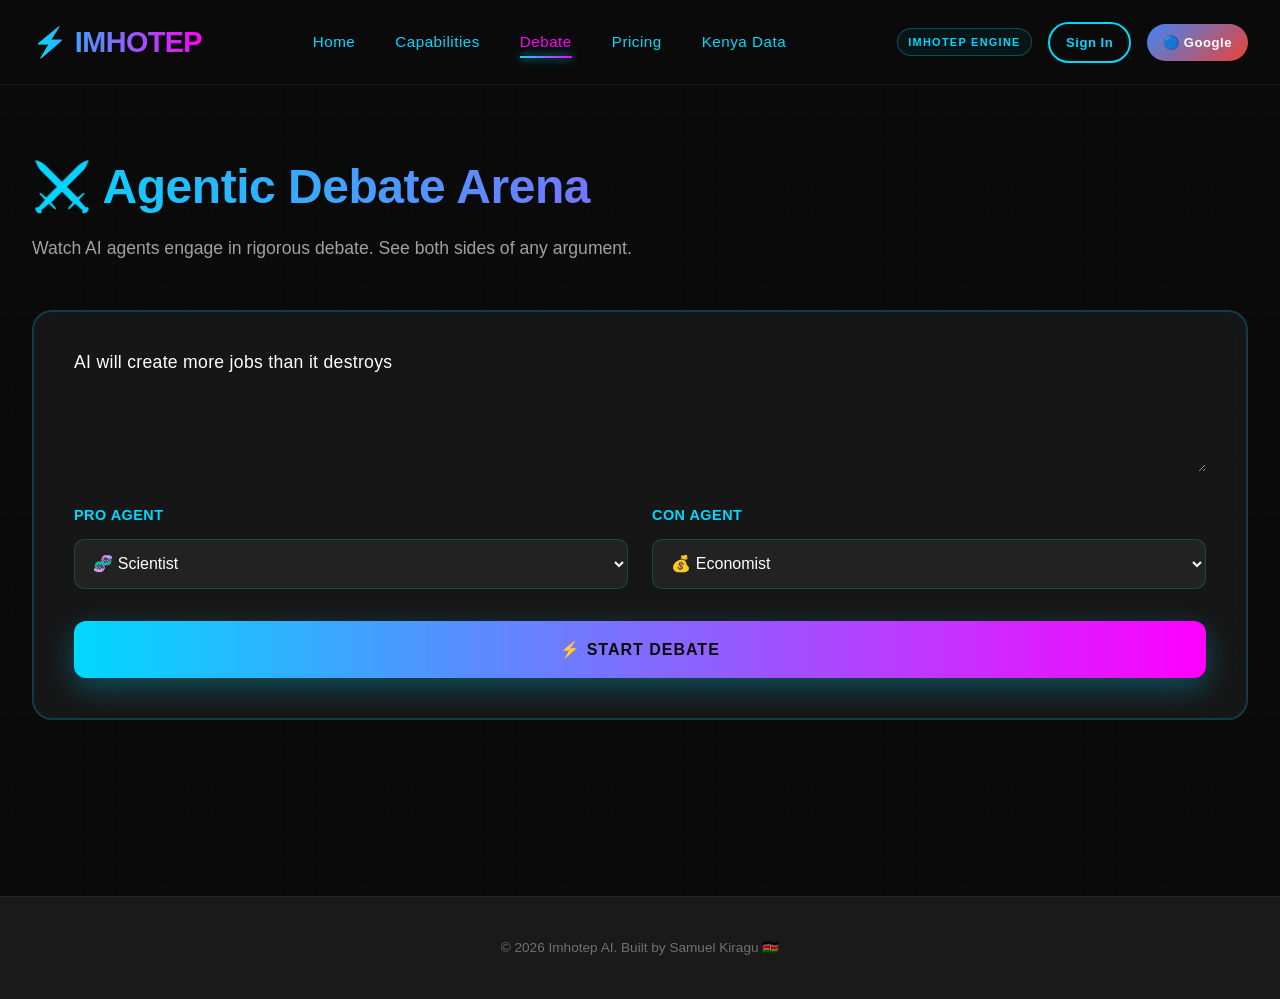
<file: debate.html>
<!DOCTYPE html>
<html lang="en"><head>
<meta charset="UTF-8"><meta name="viewport" content="width=device-width, initial-scale=1.0">
<title>Agentic Debate — Imhotep</title>
<link rel="stylesheet" href="style.css">
</head><body>
<nav><div class="logo">⚡ IMHOTEP</div><ul>
<li><a href="index.html">Home</a></li>
<li><a href="capabilities.html">Capabilities</a></li>
<li><a href="debate.html" class="active">Debate</a></li>
<li><a href="pricing.html">Pricing</a></li>
    <li><a href="dashboard.html">Kenya Data</a></li>
</ul>  <div class="nav-buttons">
    <span class="engine-badge">Imhotep Engine</span>
    <span id="user-display" style="color:var(--text-secondary);font-size:.85rem;display:none;"></span>
    <a id="btn-signin" href="auth.html" class="nav-btn"
       style="padding:.5rem 1rem;font-size:.82rem;text-decoration:none;">Sign In</a>
    <a id="btn-google" href="auth.html#google" class="nav-btn"
       style="padding:.5rem 1rem;font-size:.82rem;text-decoration:none;
              background:linear-gradient(135deg,#4285f4,#ea4335);color:#fff;
              border:none;">🔵 Google</a>
    <button id="btn-signout" class="nav-btn" onclick="logout()"
            style="padding:.5rem 1rem;font-size:.82rem;display:none;">Sign Out</button>
  </div></nav>
<section class="debate-section" style="min-height:80vh;">
<h1 class="section-title">⚔️ Agentic Debate Arena</h1>
<p class="section-subtitle">Watch AI agents engage in rigorous debate. See both sides of any argument.</p>
<div class="debate-input-box">
<textarea id="proposition" placeholder="Enter any proposition for debate...">AI will create more jobs than it destroys</textarea>
<div class="agent-selector">
<div class="agent-select-box">
<label>PRO Agent</label>
<select id="pro-agent">
<option value="scientist">🧬 Scientist</option><option value="economist">💰 Economist</option>
<option value="philosopher">🤔 Philosopher</option><option value="entrepreneur">🚀 Entrepreneur</option>
<option value="activist">✊ Activist</option><option value="generalist">🤖 Generalist</option>
<option value="coder">💻 Developer</option><option value="writer">✍️ Writer</option>
<option value="analyst">📊 Analyst</option><option value="legal">⚖️ Legal</option>
<option value="designer">🎨 Designer</option><option value="psychologist">🧠 Psychologist</option>
<option value="geographer">🌍 Geographer</option><option value="historian">📜 Historian</option>
<option value="tutor">🎓 Tutor</option><option value="medic">🩺 Medic</option>
<option value="engineer">🛠️ Engineer</option><option value="agronomist">🌾 Agronomist</option>
<option value="inventor">💡 Inventor</option><option value="civic">🏛️ Civic</option>
<option value="marketer">📣 Marketer</option><option value="media">🎥 Media</option>
</select>
</div>
<div class="agent-select-box">
<label>CON Agent</label>
<select id="con-agent">
<option value="economist">💰 Economist</option><option value="scientist">🧬 Scientist</option>
<option value="philosopher">🤔 Philosopher</option><option value="entrepreneur">🚀 Entrepreneur</option>
<option value="activist">✊ Activist</option><option value="generalist">🤖 Generalist</option>
<option value="coder">💻 Developer</option><option value="writer">✍️ Writer</option>
<option value="analyst">📊 Analyst</option><option value="legal">⚖️ Legal</option>
<option value="designer">🎨 Designer</option><option value="psychologist">🧠 Psychologist</option>
<option value="geographer">🌍 Geographer</option><option value="historian">📜 Historian</option>
<option value="tutor">🎓 Tutor</option><option value="medic">🩺 Medic</option>
<option value="engineer">🛠️ Engineer</option><option value="agronomist">🌾 Agronomist</option>
<option value="inventor">💡 Inventor</option><option value="civic">🏛️ Civic</option>
<option value="marketer">📣 Marketer</option><option value="media">🎥 Media</option>
</select>
</div>
</div>
<button class="debate-btn" onclick="startDebate()" id="debate-cta">⚡ Start Debate</button>
</div>
<div id="debate-results" style="display:none;">
<div class="debate-results">
<div class="debate-side pro"><h3>👍 PRO ARGUMENT</h3>
<div id="pro-agent-label" style="font-size:.8rem; color:var(--accent-lime); margin-bottom:.75rem; text-transform:uppercase; letter-spacing:.1em;"></div>
<p id="pro-text"></p></div>
<div class="debate-side con"><h3>👎 CON ARGUMENT</h3>
<div id="con-agent-label" style="font-size:.8rem; color:var(--accent-magenta); margin-bottom:.75rem; text-transform:uppercase; letter-spacing:.1em;"></div>
<p id="con-text"></p></div>
<div class="debate-side judge"><h3>⚖️ JUDGE'S VERDICT</h3>
<div style="font-size:.8rem; color:var(--accent-purple); margin-bottom:.75rem; text-transform:uppercase; letter-spacing:.1em;">Analysis</div>
<p id="judge-text"></p></div>
</div>
<button class="debate-btn" onclick="resetDebate()" style="margin-top:2rem; background:rgba(0,217,255,.1); color:var(--accent-cyan); border:2px solid var(--accent-cyan);">🔄 Another Debate</button>
</div>
</section>
<footer><p>© 2026 Imhotep AI. Built by Samuel Kiragu 🇰🇪</p></footer>
<script>
const API = "https://imhotep-agentic-ai.onrender.com";
async function startDebate(){
const prop=document.getElementById("proposition").value.trim();
const proAgent=document.getElementById("pro-agent").value;
const conAgent=document.getElementById("con-agent").value;
const cta=document.getElementById("debate-cta");
if(!prop){alert("Enter a proposition");return;}
document.getElementById("debate-results").style.display="none";
cta.textContent="⏳ Debating...";cta.disabled=true;
document.getElementById("pro-agent-label").textContent="AGENT: "+proAgent.toUpperCase();
document.getElementById("con-agent-label").textContent="AGENT: "+conAgent.toUpperCase();
document.getElementById("pro-text").textContent="…";
document.getElementById("con-text").textContent="…";
document.getElementById("judge-text").textContent="…";
document.getElementById("debate-results").style.display="block";
try{
const r=await fetch(API+"/debate",{method:"POST",headers:{"Content-Type":"application/json"},
body:JSON.stringify({proposition:prop,agents:[proAgent,conAgent]})});
const data=await r.json();
if(data.ok){
document.getElementById("pro-text").textContent=data.proponent;
document.getElementById("con-text").textContent=data.opponent;
document.getElementById("judge-text").textContent=data.judge;
document.getElementById("debate-results").scrollIntoView({behavior:"smooth"});
}else alert("Debate failed: "+(data.error||"unknown"));
}catch(e){alert("Error: "+e.message);}
finally{cta.textContent="⚡ Start Debate";cta.disabled=false;}
}
function resetDebate(){
document.getElementById("proposition").value="AI will create more jobs than it destroys";
document.getElementById("debate-results").style.display="none";
}


// ── Auth UI: guests are shown Sign In/Google; only real users see Sign Out ──
function refreshAuthUI() {
  const token = localStorage.getItem("imhotep_token") || "";
  const uid   = localStorage.getItem("imhotep_user_id") || "";
  const user  = JSON.parse(localStorage.getItem("imhotep_user") || "{}");

  const isGuest    = !token || uid.startsWith("guest_") ||
                     (user && (user.name || "").toLowerCase() === "guest");
  const isRealUser = !isGuest && !!token;

  const display = document.getElementById("user-display");
  const signin  = document.getElementById("btn-signin");
  const google  = document.getElementById("btn-google");
  const signout = document.getElementById("btn-signout");
  if (!display) return;

  const show = (el, on) => {
    if (!el) return;
    const v = on ? "inline-block" : "none";
    if (el.style.display !== v) el.style.display = v;
  };

  if (isRealUser) {
    display.textContent = "👤 " + (user.name || "You");
    show(display, true);
    show(signin,  false);
    show(google,  false);
    show(signout, true);
  } else {
    show(display, false);
    show(signin,  true);
    show(google,  true);
    show(signout, false);
  }
}
window.addEventListener("DOMContentLoaded", refreshAuthUI);
window.addEventListener("storage", refreshAuthUI);
window.addEventListener("focus", refreshAuthUI);
// slower interval = less flicker; also updates when we change login state
setInterval(refreshAuthUI, 3000);
// catch login from another tab

</script>
</body></html>
</file>
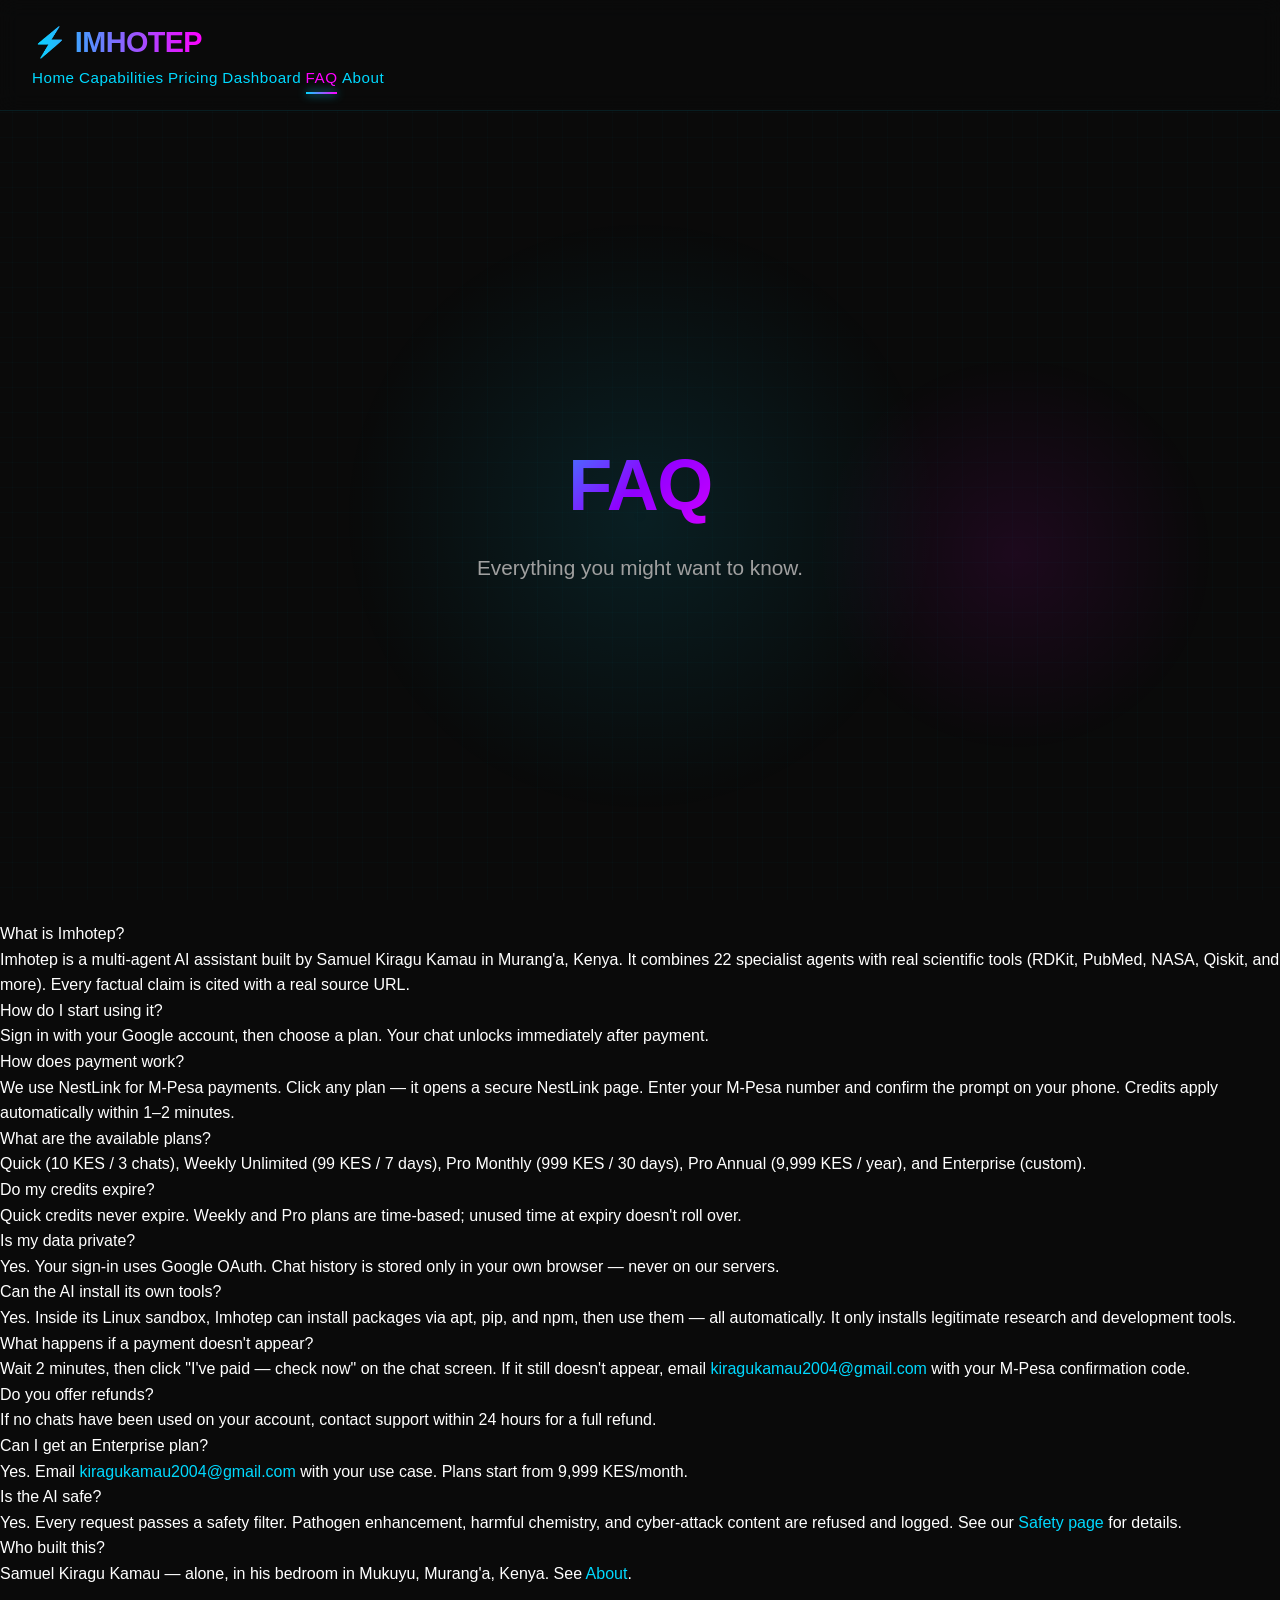
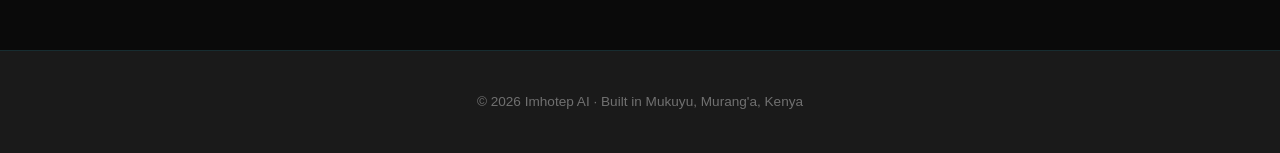
<file: faq.html>
<!DOCTYPE html>
<html lang="en">
<head>
<meta charset="UTF-8">
<meta name="viewport" content="width=device-width, initial-scale=1.0">
<title>FAQ — Imhotep AI</title>
<link rel="stylesheet" href="style.css">
<script src="https://accounts.google.com/gsi/client" async defer></script>
</head>
<body>

<nav>
  <div class="nav-inner">
    <a href="index.html" class="logo">⚡ IMHOTEP</a>
    <div class="nav-links">
      <a href="index.html">Home</a>
      <a href="capabilities.html">Capabilities</a>
      <a href="pricing.html">Pricing</a>
      <a href="dashboard.html">Dashboard</a>
      <a href="faq.html" class="active">FAQ</a>
      <a href="about.html">About</a>
      <div id="auth-area"></div>
    </div>
  </div>
</nav>

<section class="hero" style="padding:3rem 1.5rem 1rem">
  <div class="hero-bg"></div>
  <div class="hero-content">
    <h1>FAQ</h1>
    <p class="tag">Everything you might want to know.</p>
  </div>
</section>

<section class="faq">
  <div class="faq-item open">
    <div class="faq-q">What is Imhotep?</div>
    <div class="faq-a">Imhotep is a multi-agent AI assistant built by Samuel Kiragu Kamau in Murang'a, Kenya. It combines 22 specialist agents with real scientific tools (RDKit, PubMed, NASA, Qiskit, and more). Every factual claim is cited with a real source URL.</div>
  </div>
  <div class="faq-item">
    <div class="faq-q">How do I start using it?</div>
    <div class="faq-a">Sign in with your Google account, then choose a plan. Your chat unlocks immediately after payment.</div>
  </div>
  <div class="faq-item">
    <div class="faq-q">How does payment work?</div>
    <div class="faq-a">We use NestLink for M-Pesa payments. Click any plan — it opens a secure NestLink page. Enter your M-Pesa number and confirm the prompt on your phone. Credits apply automatically within 1–2 minutes.</div>
  </div>
  <div class="faq-item">
    <div class="faq-q">What are the available plans?</div>
    <div class="faq-a">Quick (10 KES / 3 chats), Weekly Unlimited (99 KES / 7 days), Pro Monthly (999 KES / 30 days), Pro Annual (9,999 KES / year), and Enterprise (custom).</div>
  </div>
  <div class="faq-item">
    <div class="faq-q">Do my credits expire?</div>
    <div class="faq-a">Quick credits never expire. Weekly and Pro plans are time-based; unused time at expiry doesn't roll over.</div>
  </div>
  <div class="faq-item">
    <div class="faq-q">Is my data private?</div>
    <div class="faq-a">Yes. Your sign-in uses Google OAuth. Chat history is stored only in your own browser — never on our servers.</div>
  </div>
  <div class="faq-item">
    <div class="faq-q">Can the AI install its own tools?</div>
    <div class="faq-a">Yes. Inside its Linux sandbox, Imhotep can install packages via apt, pip, and npm, then use them — all automatically. It only installs legitimate research and development tools.</div>
  </div>
  <div class="faq-item">
    <div class="faq-q">What happens if a payment doesn't appear?</div>
    <div class="faq-a">Wait 2 minutes, then click "I've paid — check now" on the chat screen. If it still doesn't appear, email <a href="mailto:kiragukamau2004@gmail.com">kiragukamau2004@gmail.com</a> with your M-Pesa confirmation code.</div>
  </div>
  <div class="faq-item">
    <div class="faq-q">Do you offer refunds?</div>
    <div class="faq-a">If no chats have been used on your account, contact support within 24 hours for a full refund.</div>
  </div>
  <div class="faq-item">
    <div class="faq-q">Can I get an Enterprise plan?</div>
    <div class="faq-a">Yes. Email <a href="mailto:kiragukamau2004@gmail.com?subject=Imhotep%20Enterprise">kiragukamau2004@gmail.com</a> with your use case. Plans start from 9,999 KES/month.</div>
  </div>
  <div class="faq-item">
    <div class="faq-q">Is the AI safe?</div>
    <div class="faq-a">Yes. Every request passes a safety filter. Pathogen enhancement, harmful chemistry, and cyber-attack content are refused and logged. See our <a href="safety.html">Safety page</a> for details.</div>
  </div>
  <div class="faq-item">
    <div class="faq-q">Who built this?</div>
    <div class="faq-a">Samuel Kiragu Kamau — alone, in his bedroom in Mukuyu, Murang'a, Kenya. See <a href="about.html">About</a>.</div>
  </div>
</section>

<footer>
  <p>© 2026 Imhotep AI · Built in Mukuyu, Murang'a, Kenya</p>
</footer>

<script src="config.js"></script>
<script src="app.js"></script>
<script>
if ("serviceWorker" in navigator) {
  window.addEventListener("load", function() {
    navigator.serviceWorker.register("./sw.js").catch(function(){});
  });
}
</script>
</body>
</html>
</file>
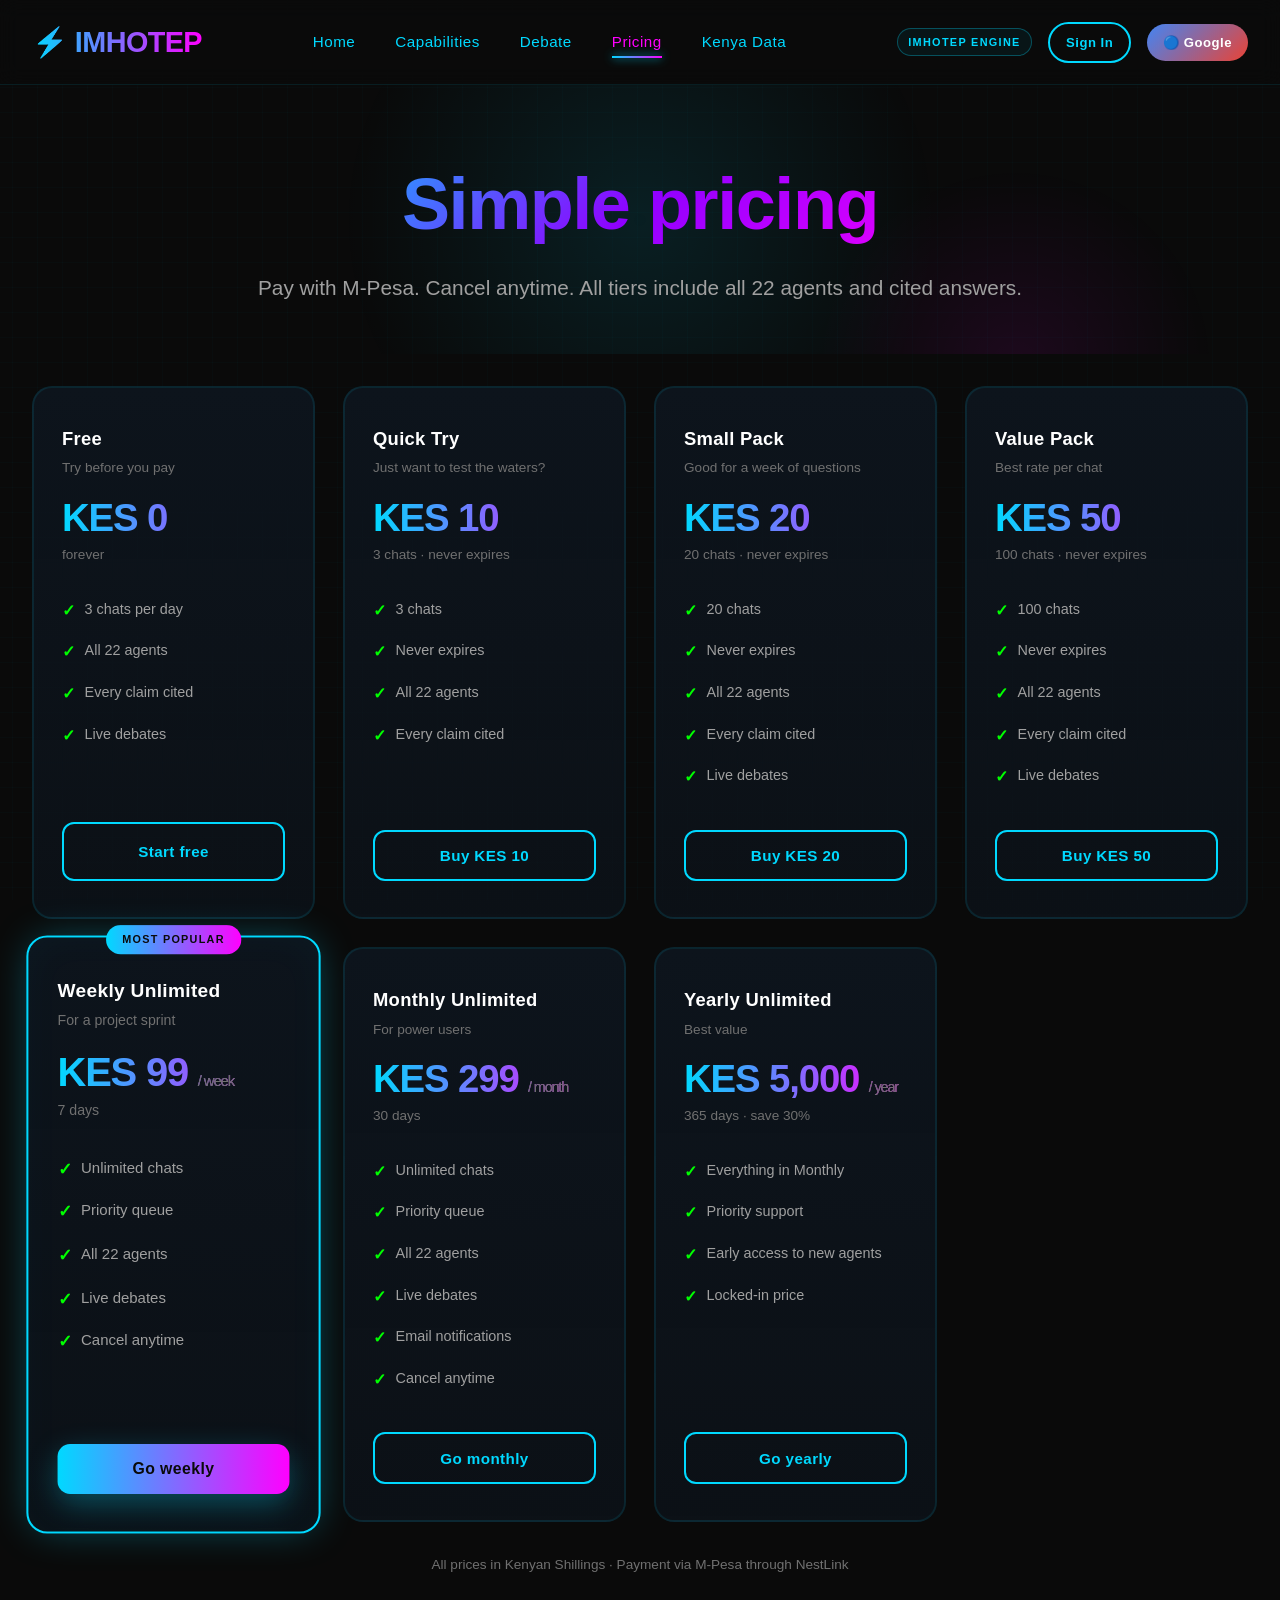
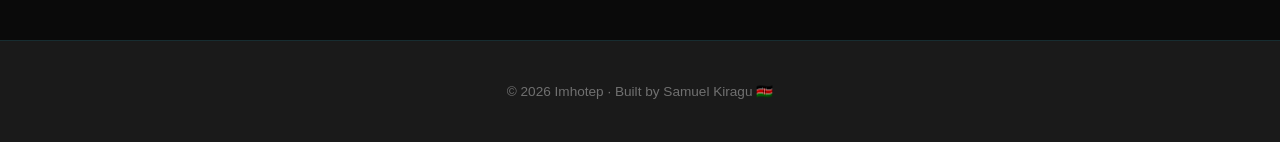
<file: pricing.html>
<!DOCTYPE html>
<html lang="en"><head>
<meta charset="UTF-8"><meta name="viewport" content="width=device-width, initial-scale=1.0">
<title>Pricing — Imhotep</title>
<link rel="stylesheet" href="style.css">
</head><body>
<nav><div class="logo">⚡ IMHOTEP</div><ul>
<li><a href="index.html">Home</a></li>
<li><a href="capabilities.html">Capabilities</a></li>
<li><a href="debate.html">Debate</a></li>
<li><a href="pricing.html" class="active">Pricing</a></li>
    <li><a href="dashboard.html">Kenya Data</a></li>
</ul>  <div class="nav-buttons">
    <span class="engine-badge">Imhotep Engine</span>
    <span id="user-display" style="color:var(--text-secondary);font-size:.85rem;display:none;"></span>
    <a id="btn-signin" href="auth.html" class="nav-btn"
       style="padding:.5rem 1rem;font-size:.82rem;text-decoration:none;">Sign In</a>
    <a id="btn-google" href="auth.html#google" class="nav-btn"
       style="padding:.5rem 1rem;font-size:.82rem;text-decoration:none;
              background:linear-gradient(135deg,#4285f4,#ea4335);color:#fff;
              border:none;">🔵 Google</a>
    <button id="btn-signout" class="nav-btn" onclick="logout()"
            style="padding:.5rem 1rem;font-size:.82rem;display:none;">Sign Out</button>
  </div></nav>
<section class="hero" style="min-height:auto; padding:5rem 2rem 1rem;">
<div class="hero-content">
<h1>Simple pricing</h1>
<p class="tag">Pay with M-Pesa. Cancel anytime. All tiers include all 22 agents and cited answers.</p>
</div></section>
<section class="container"><div class="pricing-grid">

    <!-- FREE -->
    <div class="pricing-card">
      <h3>Free</h3><div class="desc">Try before you pay</div>
      <div class="price">KES 0</div><div class="price-period">forever</div>
      <ul><li>3 chats per day</li><li>All 22 agents</li><li>Every claim cited</li><li>Live debates</li></ul>
      <a href="chat.html" class="price-btn">Start free</a>
    </div>

    <!-- STARTER 10 -->
    <div class="pricing-card">
      <h3>Quick Try</h3><div class="desc">Just want to test the waters?</div>
      <div class="price">KES 10</div><div class="price-period">3 chats · never expires</div>
      <ul><li>3 chats</li><li>Never expires</li><li>All 22 agents</li><li>Every claim cited</li></ul>
      <button class="price-btn" onclick="buy('starter_10')">Buy KES 10</button>
    </div>

    <!-- STARTER 20 -->
    <div class="pricing-card">
      <h3>Small Pack</h3><div class="desc">Good for a week of questions</div>
      <div class="price">KES 20</div><div class="price-period">20 chats · never expires</div>
      <ul><li>20 chats</li><li>Never expires</li><li>All 22 agents</li><li>Every claim cited</li><li>Live debates</li></ul>
      <button class="price-btn" onclick="buy('starter_20')">Buy KES 20</button>
    </div>

    <!-- STARTER 50 -->
    <div class="pricing-card">
      <h3>Value Pack</h3><div class="desc">Best rate per chat</div>
      <div class="price">KES 50</div><div class="price-period">100 chats · never expires</div>
      <ul><li>100 chats</li><li>Never expires</li><li>All 22 agents</li><li>Every claim cited</li><li>Live debates</li></ul>
      <button class="price-btn" onclick="buy('starter_50')">Buy KES 50</button>
    </div>

    <!-- WEEKLY -->
    <div class="pricing-card featured">
      <h3>Weekly Unlimited</h3><div class="desc">For a project sprint</div>
      <div class="price">KES 99 <small>/ week</small></div><div class="price-period">7 days</div>
      <ul><li>Unlimited chats</li><li>Priority queue</li><li>All 22 agents</li><li>Live debates</li><li>Cancel anytime</li></ul>
      <button class="price-btn" onclick="buy('weekly')">Go weekly</button>
    </div>

    <!-- MONTHLY -->
    <div class="pricing-card">
      <h3>Monthly Unlimited</h3><div class="desc">For power users</div>
      <div class="price">KES 299 <small>/ month</small></div><div class="price-period">30 days</div>
      <ul><li>Unlimited chats</li><li>Priority queue</li><li>All 22 agents</li><li>Live debates</li><li>Email notifications</li><li>Cancel anytime</li></ul>
      <button class="price-btn" onclick="buy('monthly')">Go monthly</button>
    </div>

    <!-- YEARLY -->
    <div class="pricing-card">
      <h3>Yearly Unlimited</h3><div class="desc">Best value</div>
      <div class="price">KES 5,000 <small>/ year</small></div><div class="price-period">365 days · save 30%</div>
      <ul><li>Everything in Monthly</li><li>Priority support</li><li>Early access to new agents</li><li>Locked-in price</li></ul>
      <button class="price-btn" onclick="buy('yearly')">Go yearly</button>
    </div>

  </div>
<p style="text-align:center; color:var(--text-muted); font-size:.85rem; margin-top:2rem;">All prices in Kenyan Shillings · Payment via M-Pesa through NestLink</p>
</section>
<footer><p>© 2026 Imhotep · Built by Samuel Kiragu 🇰🇪</p></footer>
<script>
const API = "https://imhotep-agentic-ai.onrender.com";
async function buy(tier){
let email="";
try{const u=JSON.parse(localStorage.getItem("imhotep_user")||"null");if(u&&u.email)email=u.email;}catch(e){}
if(!email){email=prompt("Enter your email for the receipt:");if(!email||!email.includes("@"))return;}
try{const r=await fetch(API+"/checkout",{method:"POST",headers:{"Content-Type":"application/json"},body:JSON.stringify({tier,email})});
const data=await r.json();
if(data.payment_url)window.location.href=data.payment_url;
else alert("Payment link unavailable. Try again later.");}catch(e){alert("Error: "+e.message);}}


// ── Auth UI: guests are shown Sign In/Google; only real users see Sign Out ──
function refreshAuthUI() {
  const token = localStorage.getItem("imhotep_token") || "";
  const uid   = localStorage.getItem("imhotep_user_id") || "";
  const user  = JSON.parse(localStorage.getItem("imhotep_user") || "{}");

  const isGuest    = !token || uid.startsWith("guest_") ||
                     (user && (user.name || "").toLowerCase() === "guest");
  const isRealUser = !isGuest && !!token;

  const display = document.getElementById("user-display");
  const signin  = document.getElementById("btn-signin");
  const google  = document.getElementById("btn-google");
  const signout = document.getElementById("btn-signout");
  if (!display) return;

  const show = (el, on) => {
    if (!el) return;
    const v = on ? "inline-block" : "none";
    if (el.style.display !== v) el.style.display = v;
  };

  if (isRealUser) {
    display.textContent = "👤 " + (user.name || "You");
    show(display, true);
    show(signin,  false);
    show(google,  false);
    show(signout, true);
  } else {
    show(display, false);
    show(signin,  true);
    show(google,  true);
    show(signout, false);
  }
}
window.addEventListener("DOMContentLoaded", refreshAuthUI);
window.addEventListener("storage", refreshAuthUI);
window.addEventListener("focus", refreshAuthUI);
// slower interval = less flicker; also updates when we change login state
setInterval(refreshAuthUI, 3000);
// catch login from another tab

</script>
</body></html>
</file>
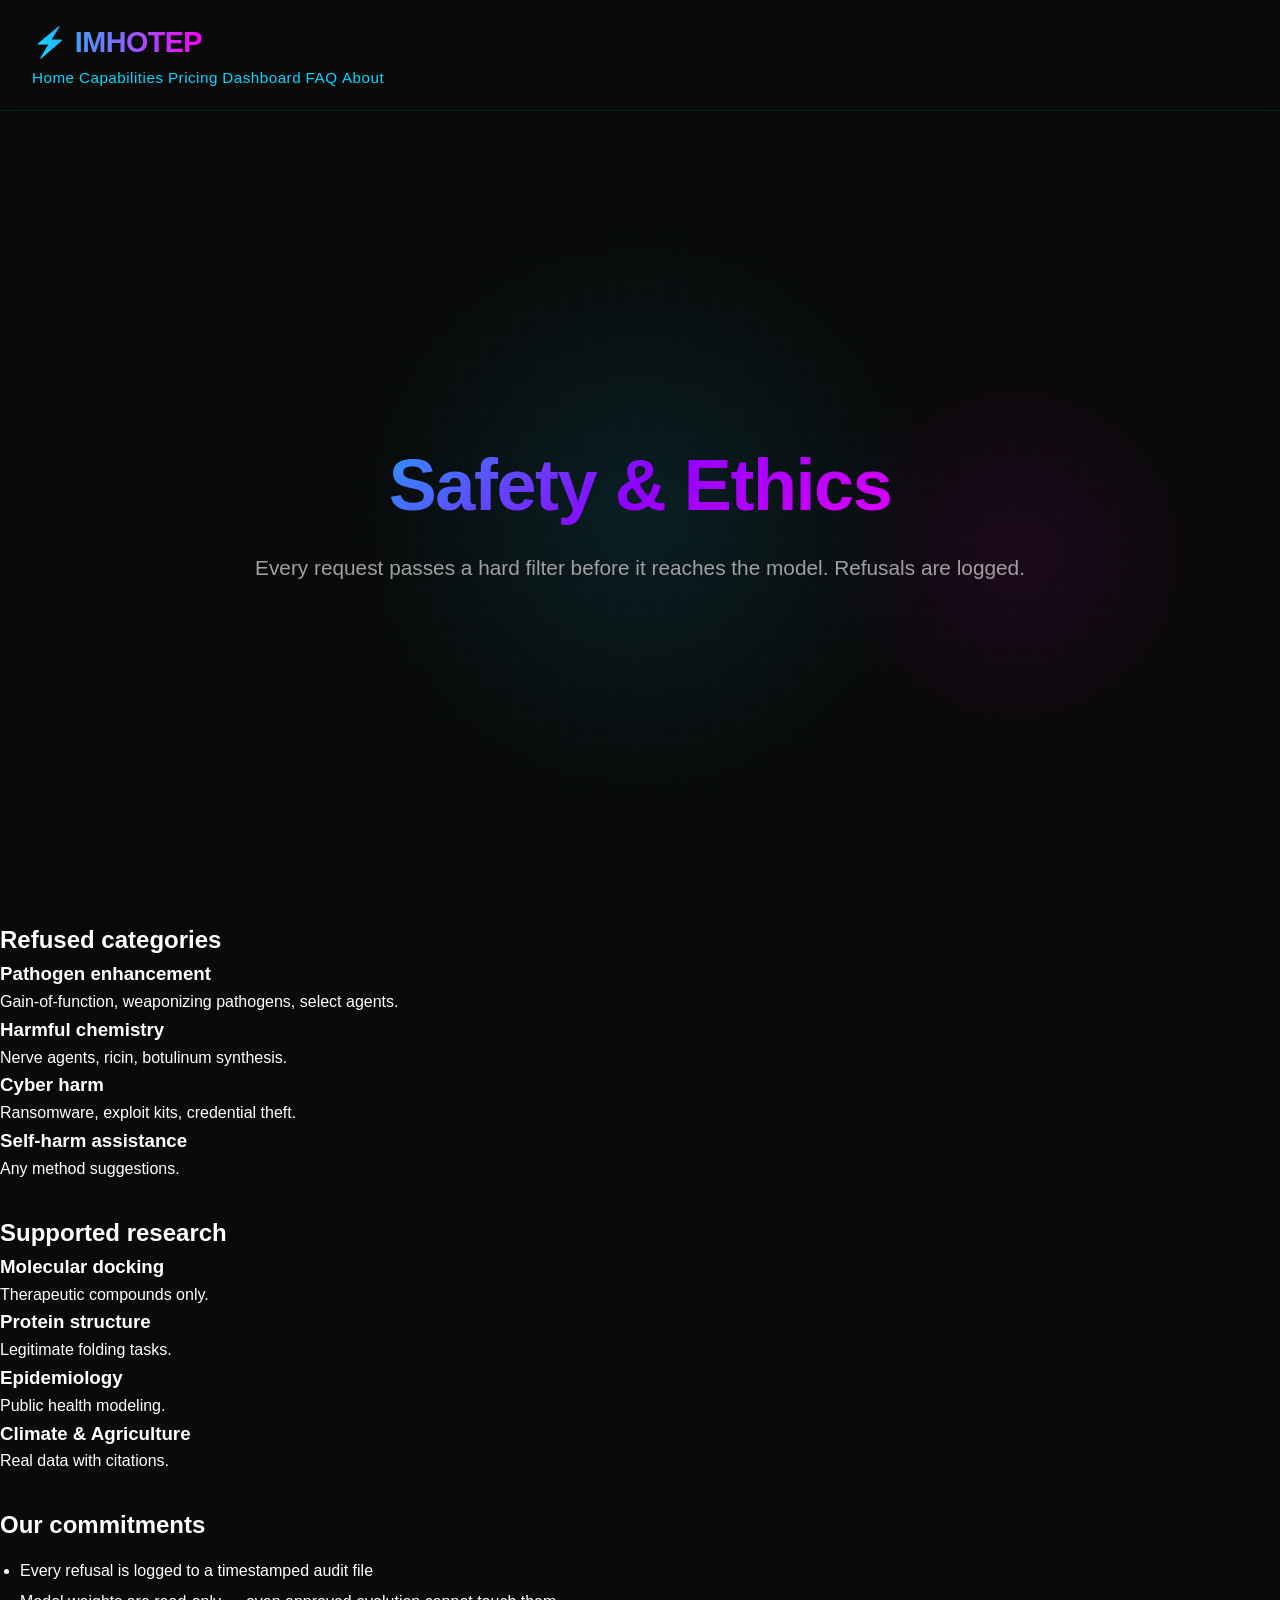
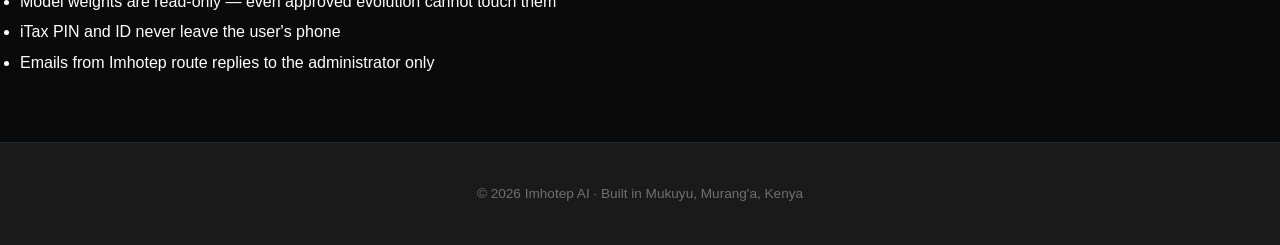
<file: safety.html>
<!DOCTYPE html>
<html lang="en">
<head>
<meta charset="UTF-8">
<meta name="viewport" content="width=device-width, initial-scale=1.0">
<title>Safety — Imhotep AI</title>
<link rel="stylesheet" href="style.css">
<script src="https://accounts.google.com/gsi/client" async defer></script>
</head>
<body>

<nav>
  <div class="nav-inner">
    <a href="index.html" class="logo">⚡ IMHOTEP</a>
    <div class="nav-links">
      <a href="index.html">Home</a>
      <a href="capabilities.html">Capabilities</a>
      <a href="pricing.html">Pricing</a>
      <a href="dashboard.html">Dashboard</a>
      <a href="faq.html">FAQ</a>
      <a href="about.html">About</a>
      <div id="auth-area"></div>
    </div>
  </div>
</nav>

<section class="hero" style="padding:3rem 1.5rem 1rem">
  <div class="hero-bg"></div>
  <div class="hero-content">
    <h1>Safety & Ethics</h1>
    <p class="tag">Every request passes a hard filter before it reaches the model. Refusals are logged.</p>
  </div>
</section>

<section class="capabilities-preview" style="max-width:800px">
  <h2>Refused categories</h2>
  <div class="cap-grid" style="grid-template-columns:1fr">
    <div class="cap-card"><h3>Pathogen enhancement</h3><p>Gain-of-function, weaponizing pathogens, select agents.</p></div>
    <div class="cap-card"><h3>Harmful chemistry</h3><p>Nerve agents, ricin, botulinum synthesis.</p></div>
    <div class="cap-card"><h3>Cyber harm</h3><p>Ransomware, exploit kits, credential theft.</p></div>
    <div class="cap-card"><h3>Self-harm assistance</h3><p>Any method suggestions.</p></div>
  </div>

  <h2 style="margin-top:2rem">Supported research</h2>
  <div class="cap-grid" style="grid-template-columns:1fr">
    <div class="cap-card"><h3>Molecular docking</h3><p>Therapeutic compounds only.</p></div>
    <div class="cap-card"><h3>Protein structure</h3><p>Legitimate folding tasks.</p></div>
    <div class="cap-card"><h3>Epidemiology</h3><p>Public health modeling.</p></div>
    <div class="cap-card"><h3>Climate & Agriculture</h3><p>Real data with citations.</p></div>
  </div>

  <h2 style="margin-top:2rem">Our commitments</h2>
  <ul style="color:var(--text-4);line-height:1.9;padding-left:1.25rem;margin-top:.75rem">
    <li>Every refusal is logged to a timestamped audit file</li>
    <li>Model weights are read-only — even approved evolution cannot touch them</li>
    <li>iTax PIN and ID never leave the user's phone</li>
    <li>Emails from Imhotep route replies to the administrator only</li>
  </ul>
</section>

<footer>
  <p>© 2026 Imhotep AI · Built in Mukuyu, Murang'a, Kenya</p>
</footer>

<script src="config.js"></script>
<script src="app.js"></script>
<script>
if ("serviceWorker" in navigator) {
  window.addEventListener("load", function() {
    navigator.serviceWorker.register("./sw.js").catch(function(){});
  });
}
</script>
</body>
</html>
</file>
<file: style.css>
:root {
  --bg-primary: #0a0a0a;
  --bg-secondary: #1a1a1a;
  --bg-tertiary: #2a2a2a;
  --bg-glass: rgba(255, 255, 255, 0.05);
  --text-primary: #ffffff;
  --text-secondary: #a0a0a0;
  --text-muted: #707070;
  --accent-cyan: #00d9ff;
  --accent-magenta: #ff00ff;
  --accent-lime: #00ff00;
  --accent-purple: #9000ff;
  --gradient-neon: linear-gradient(90deg, #00d9ff, #ff00ff);
  --gradient-grok: linear-gradient(135deg, #00d9ff 0%, #9000ff 50%, #ff00ff 100%);
  --shadow-glow: 0 0 20px rgba(0, 217, 255, 0.2), 0 0 40px rgba(255, 0, 255, 0.1);
}
* { margin: 0; padding: 0; box-sizing: border-box; }
html { scroll-behavior: smooth; }
body {
  background: var(--bg-primary); color: var(--text-primary);
  font-family: -apple-system, BlinkMacSystemFont, "Segoe UI", Roboto, "Helvetica Neue", Arial, sans-serif;
  line-height: 1.6; overflow-x: hidden; min-height: 100vh; position: relative;
}
body::before {
  content: ''; position: fixed; inset: 0;
  background-image:
    linear-gradient(0deg, transparent 24%, rgba(0,217,255,0.02) 25%, rgba(0,217,255,0.02) 26%, transparent 27%, transparent 74%, rgba(0,217,255,0.02) 75%, rgba(0,217,255,0.02) 76%, transparent 77%, transparent),
    linear-gradient(90deg, transparent 24%, rgba(0,217,255,0.02) 25%, rgba(0,217,255,0.02) 26%, transparent 27%, transparent 74%, rgba(0,217,255,0.02) 75%, rgba(0,217,255,0.02) 76%, transparent 77%, transparent);
  background-size: 50px 50px; pointer-events: none; z-index: -1;
}
a { color: var(--accent-cyan); text-decoration: none; transition: all 0.3s ease; }
a:hover { color: var(--accent-magenta); text-shadow: 0 0 10px rgba(255,0,255,0.5); }
button { font-family: inherit; cursor: pointer; border: none; transition: all 0.3s ease; }
nav {
  position: sticky; top: 0; z-index: 1000;
  background: rgba(10,10,10,0.8); border-bottom: 1px solid rgba(0,217,255,0.1);
  backdrop-filter: blur(10px); -webkit-backdrop-filter: blur(10px);
  padding: 1.2rem 2rem; display: flex; justify-content: space-between; align-items: center; gap: 1rem;
}
nav .logo {
  font-size: 1.8rem; font-weight: 900; letter-spacing: -0.02em;
  background: var(--gradient-neon);
  -webkit-background-clip: text; background-clip: text;
  -webkit-text-fill-color: transparent; white-space: nowrap;
}
nav ul { list-style: none; display: flex; gap: 2.5rem; align-items: center; }
nav a { font-size: 0.95rem; font-weight: 500; letter-spacing: 0.5px; position: relative; padding: 0.5rem 0; }
nav a::after {
  content: ''; position: absolute; bottom: 0; left: 0;
  width: 0; height: 2px; background: var(--gradient-neon); transition: width 0.3s ease;
}
nav a:hover::after, nav a.active::after { width: 100%; box-shadow: 0 0 10px var(--accent-cyan); }
nav a.active { color: var(--accent-magenta); }
.nav-buttons { display: flex; gap: 1rem; align-items: center; }
.nav-btn {
  padding: 0.7rem 1.5rem; border-radius: 50px; font-weight: 600; font-size: 0.9rem;
  letter-spacing: 0.5px; border: 2px solid var(--accent-cyan);
  background: transparent; color: var(--accent-cyan);
}
.nav-btn:hover { background: rgba(0,217,255,0.1); box-shadow: 0 0 20px rgba(0,217,255,0.3); transform: translateY(-2px); }
.nav-btn.primary { background: var(--gradient-neon); color: var(--bg-primary); border: none; font-weight: 700; }
.nav-btn.primary:hover { transform: translateY(-3px); box-shadow: 0 10px 30px rgba(0,217,255,0.4), 0 0 20px rgba(255,0,255,0.3); }
.hero {
  min-height: 90vh; display: flex; flex-direction: column;
  justify-content: center; align-items: center; text-align: center;
  padding: 4rem 2rem; position: relative; overflow: hidden;
}
.hero::before {
  content: ''; position: absolute; width: 600px; height: 600px;
  background: radial-gradient(circle, rgba(0,217,255,0.1) 0%, transparent 70%);
  top: 50%; left: 50%; transform: translate(-50%,-50%);
  pointer-events: none; animation: pulse 4s ease-in-out infinite;
}
.hero::after {
  content: ''; position: absolute; width: 400px; height: 400px;
  background: radial-gradient(circle, rgba(255,0,255,0.08) 0%, transparent 70%);
  top: 30%; right: 5%; animation: pulse 5s ease-in-out infinite 1s; pointer-events: none;
}
@keyframes pulse { 0%,100% { transform: scale(1); opacity: 0.5; } 50% { transform: scale(1.1); opacity: 1; } }
.hero-content { position: relative; z-index: 1; max-width: 900px; margin: 0 auto; }
.hero h1 {
  font-size: clamp(2.5rem, 8vw, 4.5rem); font-weight: 900; line-height: 1.1;
  margin-bottom: 1.5rem; letter-spacing: -0.02em;
  background: var(--gradient-grok);
  -webkit-background-clip: text; background-clip: text;
  -webkit-text-fill-color: transparent; animation: slideUp 1s ease-out;
}
.hero .subtitle, .hero .tag {
  font-size: 1.3rem; color: var(--text-secondary); margin-bottom: 2rem;
  line-height: 1.8; animation: slideUp 1s ease-out 0.2s backwards;
}
.hero-buttons { display: flex; gap: 1.5rem; justify-content: center; flex-wrap: wrap; margin-bottom: 3rem; animation: slideUp 1s ease-out 0.4s backwards; }
.btn-primary { padding: 1rem 2.5rem; border-radius: 50px; font-weight: 700; font-size: 1rem; letter-spacing: 0.5px; background: var(--gradient-neon); color: var(--bg-primary); box-shadow: 0 10px 30px rgba(0,217,255,0.3), 0 0 20px rgba(255,0,255,0.2); }
.btn-primary:hover { transform: translateY(-4px); box-shadow: 0 15px 40px rgba(0,217,255,0.4), 0 0 30px rgba(255,0,255,0.3); }
.btn-secondary { padding: 1rem 2.5rem; border-radius: 50px; font-weight: 700; font-size: 1rem; letter-spacing: 0.5px; background: rgba(255,255,255,0.05); color: var(--accent-cyan); border: 2px solid var(--accent-cyan); box-shadow: 0 0 20px rgba(0,217,255,0.2); }
.btn-secondary:hover { background: rgba(0,217,255,0.1); transform: translateY(-4px); box-shadow: 0 10px 30px rgba(0,217,255,0.3); }
@keyframes slideUp { from { opacity: 0; transform: translateY(30px); } to { opacity: 1; transform: translateY(0); } }
.card { background: var(--bg-glass); border: 1px solid rgba(0,217,255,0.1); border-radius: 16px; padding: 2rem; backdrop-filter: blur(10px); -webkit-backdrop-filter: blur(10px); transition: all 0.3s ease; position: relative; overflow: hidden; text-align: left; }
.card:hover { border-color: var(--accent-cyan); background: rgba(0,217,255,0.05); box-shadow: var(--shadow-glow); transform: translateY(-8px); }
.container { max-width: 1400px; margin: 0 auto; padding: 0 2rem; }
.section-title { font-size: clamp(1.8rem, 5vw, 3rem); font-weight: 900; margin-bottom: 0.5rem; background: var(--gradient-neon); -webkit-background-clip: text; background-clip: text; -webkit-text-fill-color: transparent; letter-spacing: -0.01em; }
.section-subtitle { font-size: 1.1rem; color: var(--text-secondary); margin-bottom: 3rem; max-width: 600px; }
.debate-section { padding: 4rem 2rem; max-width: 1400px; margin: 0 auto; }
.debate-input-box { background: var(--bg-glass); border: 2px solid rgba(0,217,255,0.2); border-radius: 20px; padding: 2.5rem; margin-bottom: 3rem; backdrop-filter: blur(10px); }
.debate-input-box:focus-within { border-color: var(--accent-cyan); background: rgba(0,217,255,0.02); box-shadow: 0 0 30px rgba(0,217,255,0.2); }
.debate-input-box textarea { width: 100%; background: transparent; border: none; color: var(--text-primary); font-size: 1.1rem; font-family: inherit; resize: vertical; min-height: 120px; outline: none; margin-bottom: 1.5rem; letter-spacing: 0.3px; }
.debate-input-box textarea::placeholder { color: var(--text-muted); }
.agent-selector { display: grid; grid-template-columns: 1fr 1fr; gap: 1.5rem; margin-bottom: 2rem; }
.agent-select-box { display: flex; flex-direction: column; gap: 0.75rem; }
.agent-select-box label { font-weight: 600; color: var(--accent-cyan); font-size: 0.9rem; letter-spacing: 0.5px; text-transform: uppercase; }
.agent-select-box select { background: rgba(255,255,255,0.05); border: 1px solid rgba(0,217,255,0.2); color: var(--text-primary); padding: 0.9rem; border-radius: 10px; font-family: inherit; font-size: 1rem; cursor: pointer; }
.agent-select-box select:focus { border-color: var(--accent-cyan); background: rgba(0,217,255,0.08); outline: none; }
.agent-select-box select option { background: var(--bg-secondary); color: var(--text-primary); }
.debate-btn { width: 100%; padding: 1.2rem; background: var(--gradient-neon); color: var(--bg-primary); font-weight: 700; font-size: 1rem; border-radius: 12px; letter-spacing: 1px; text-transform: uppercase; box-shadow: 0 10px 30px rgba(0,217,255,0.3); }
.debate-btn:hover { transform: translateY(-3px); box-shadow: 0 15px 40px rgba(0,217,255,0.4), 0 0 20px rgba(255,0,255,0.2); }
.debate-btn:disabled { opacity: 0.7; cursor: wait; }
.debate-results { display: grid; grid-template-columns: repeat(auto-fit, minmax(300px, 1fr)); gap: 2rem; margin-top: 3rem; }
.debate-side { background: var(--bg-glass); border: 2px solid rgba(0,217,255,0.2); border-radius: 16px; padding: 2rem; backdrop-filter: blur(10px); animation: slideUp 0.6s ease-out; }
.debate-side.pro { border-left: 4px solid var(--accent-lime); }
.debate-side.con { border-left: 4px solid var(--accent-magenta); }
.debate-side.judge { border-left: 4px solid var(--accent-purple); }
.debate-side:hover { transform: translateY(-8px); border-color: var(--accent-cyan); background: rgba(0,217,255,0.05); box-shadow: var(--shadow-glow); }
.debate-side h3 { font-size: 1.3rem; margin-bottom: 1rem; letter-spacing: 0.5px; }
.debate-side.pro h3 { color: var(--accent-lime); }
.debate-side.con h3 { color: var(--accent-magenta); }
.debate-side.judge h3 { color: var(--accent-purple); }
.debate-side p { color: var(--text-secondary); line-height: 1.8; font-size: 0.95rem; white-space: pre-wrap; }
.pricing-section { padding: 4rem 2rem; max-width: 1400px; margin: 0 auto; }
.pricing-grid { display: grid; grid-template-columns: repeat(auto-fit, minmax(260px, 1fr)); gap: 1.75rem; margin-top: 2rem; }
.pricing-card { background: linear-gradient(180deg, #0d141c, rgba(13,20,28,0.7)); border: 2px solid rgba(0,217,255,0.1); border-radius: 20px; padding: 2.25rem 1.75rem; position: relative; display: flex; flex-direction: column; }
.pricing-card.featured { border: 2px solid var(--accent-cyan); box-shadow: 0 0 40px -8px rgba(0,217,255,0.4), inset 0 0 40px rgba(0,217,255,0.03); transform: scale(1.04); }
.pricing-card.featured::before { content: 'MOST POPULAR'; position: absolute; top: -12px; left: 50%; transform: translateX(-50%); background: var(--gradient-neon); color: var(--bg-primary); padding: 0.35rem 1rem; font-size: 0.65rem; font-weight: 800; letter-spacing: 0.12em; border-radius: 999px; white-space: nowrap; }
.pricing-card:hover:not(.featured) { border-color: var(--accent-cyan); background: rgba(0,217,255,0.03); transform: translateY(-8px); box-shadow: var(--shadow-glow); }
.pricing-card h3 { font-size: 1.15rem; margin-bottom: 0.25rem; letter-spacing: 0.3px; }
.pricing-card .desc { color: var(--text-muted); font-size: 0.85rem; margin-bottom: 1.25rem; }
.pricing-card .price { font-size: 2.4rem; font-weight: 900; letter-spacing: -0.03em; line-height: 1; background: var(--gradient-neon); -webkit-background-clip: text; background-clip: text; -webkit-text-fill-color: transparent; }
.pricing-card .price small { font-size: 0.9rem; font-weight: 500; color: var(--text-muted); -webkit-text-fill-color: var(--text-muted); }
.pricing-card .price-period { color: var(--text-muted); font-size: 0.85rem; margin-top: 0.4rem; margin-bottom: 1.5rem; }
.pricing-card ul { list-style: none; margin-bottom: 2rem; flex: 1; }
.pricing-card li { padding: 0.5rem 0; color: var(--text-secondary); display: flex; align-items: flex-start; gap: 0.6rem; font-size: 0.9rem; }
.pricing-card li::before { content: '✓'; color: var(--accent-lime); font-weight: 800; font-size: 1rem; flex-shrink: 0; line-height: 1.6; }
.price-btn { width: 100%; padding: 0.95rem; border-radius: 12px; font-weight: 700; font-size: 0.95rem; letter-spacing: 0.4px; background: transparent; border: 2px solid var(--accent-cyan); color: var(--accent-cyan); display: block; text-align: center; text-decoration: none; }
.price-btn:hover { background: rgba(0,217,255,0.1); transform: translateY(-3px); box-shadow: 0 10px 30px rgba(0,217,255,0.2); }
.pricing-card.featured .price-btn { background: var(--gradient-neon); color: var(--bg-primary); border: none; box-shadow: 0 10px 30px rgba(0,217,255,0.3); }
.agents-grid { display: grid; grid-template-columns: repeat(auto-fit, minmax(240px, 1fr)); gap: 1.25rem; margin-top: 2rem; }
.agent-chip { background: var(--bg-glass); border: 1px solid rgba(0,217,255,0.12); border-radius: 14px; padding: 1.25rem; display: flex; align-items: flex-start; gap: 0.9rem; }
.agent-chip:hover { border-color: var(--accent-cyan); background: rgba(0,217,255,0.05); transform: translateY(-4px); box-shadow: var(--shadow-glow); }
.agent-chip .icon { font-size: 1.6rem; line-height: 1; }
.agent-chip h4 { font-size: 1rem; color: var(--text-primary); margin-bottom: 0.25rem; }
.agent-chip p { font-size: 0.82rem; color: var(--text-muted); line-height: 1.5; }
.chat-container { display: flex; flex-direction: column; height: calc(100vh - 80px); max-width: 1000px; margin: 0 auto; transition: margin-left .3s ease; }
.chat-container.with-sidebar { margin-left: 280px; }
.chat-messages { flex: 1; overflow-y: auto; padding: 2rem; display: flex; flex-direction: column; gap: 1.5rem; }
.message { padding: 1rem 1.5rem; border-radius: 12px; max-width: 70%; word-wrap: break-word; line-height: 1.6; animation: slideUp 0.3s ease-out; }
.message.user { align-self: flex-end; background: var(--gradient-neon); color: var(--bg-primary); font-weight: 600; border-radius: 16px 16px 4px 16px; }
.message.imhotep { align-self: flex-start; background: var(--bg-glass); border: 1px solid rgba(0,217,255,0.2); color: var(--text-secondary); border-radius: 16px 16px 16px 4px; white-space: pre-wrap; }
.message.imhotep a { color: var(--accent-cyan); text-decoration: underline; }
.chat-input-area { border-top: 1px solid rgba(0,217,255,0.1); padding: 1.5rem; background: var(--bg-secondary); display: flex; gap: 1rem; }
.chat-input-field { flex: 1; display: flex; flex-direction: column; gap: 0.75rem; }
.chat-input-field textarea { padding: 0.75rem; border: 1px solid rgba(0,217,255,0.2); background: var(--bg-tertiary); color: var(--text-primary); border-radius: 10px; resize: none; font-family: inherit; min-height: 50px; max-height: 150px; font-size: 0.95rem; }
.chat-input-field textarea:focus { outline: none; border-color: var(--accent-cyan); background: rgba(0,217,255,0.02); box-shadow: 0 0 15px rgba(0,217,255,0.1); }
.send-btn { padding: 1rem 1.5rem; background: var(--gradient-neon); color: var(--bg-primary); border-radius: 10px; font-weight: 700; height: fit-content; box-shadow: 0 10px 30px rgba(0,217,255,0.2); }
.send-btn:hover { transform: translateY(-2px); box-shadow: 0 15px 40px rgba(0,217,255,0.3); }
.send-btn:disabled { opacity: .7; cursor: wait; transform: none; }
.agent-pick { padding: 1rem; text-align: center; cursor: pointer; background: var(--bg-glass); border: 2px solid rgba(0,217,255,0.2); border-radius: 14px; color: inherit; }
.agent-pick:hover { border-color: var(--accent-cyan); background: rgba(0,217,255,0.06); transform: translateY(-3px); }
.agent-pick .emoji { font-size: 1.5rem; }
.agent-pick .name { font-size: 0.85rem; color: var(--accent-cyan); font-weight: 600; margin-top: 0.4rem; }
.sidebar { position: fixed; left: 0; top: 80px; width: 280px; height: calc(100vh - 80px); background: var(--bg-secondary); border-right: 1px solid rgba(0,217,255,.1); overflow-y: auto; padding: 1rem; z-index: 500; display: flex; flex-direction: column; transition: transform .3s ease; }
.sidebar.hidden { transform: translateX(-100%); }
.sidebar h3 { font-size: .85rem; color: var(--accent-cyan); margin-bottom: 1rem; font-weight: 700; letter-spacing: .05em; text-transform: uppercase; }
.credits-card { background: linear-gradient(135deg, rgba(0,217,255,.08), rgba(255,0,255,.04)); border: 1px solid rgba(0,217,255,.2); padding: .9rem; border-radius: 10px; margin-bottom: 1.2rem; }
.credits-card .label { font-size: .7rem; color: var(--text-muted); text-transform: uppercase; letter-spacing: .05em; margin-bottom: .3rem; }
.credits-card .number { font-size: 1.8rem; font-weight: 900; color: var(--accent-lime); }
.credits-card .sub { font-size: .75rem; color: var(--text-secondary); margin-top: .2rem; }
.history-list { flex: 1; overflow-y: auto; display: flex; flex-direction: column; gap: .6rem; }
.history-item { background: rgba(255,255,255,.04); border: 1px solid rgba(0,217,255,.1); padding: .65rem; border-radius: 8px; cursor: pointer; }
.history-item:hover { border-color: var(--accent-cyan); background: rgba(0,217,255,.08); }
.history-item .agent { font-size: .7rem; color: var(--accent-cyan); font-weight: 700; text-transform: uppercase; margin-bottom: .2rem; }
.history-item .text { font-size: .78rem; color: var(--text-secondary); line-height: 1.4; display: -webkit-box; -webkit-line-clamp: 2; -webkit-box-orient: vertical; overflow: hidden; }
.toggle-sidebar { position: fixed; left: 292px; top: 95px; z-index: 501; width: 44px; height: 44px; background: var(--gradient-neon); border: none; border-radius: 50%; display: flex; align-items: center; justify-content: center; font-weight: 800; color: var(--bg-primary); transition: left .3s ease; }
.sidebar.hidden ~ .toggle-sidebar { left: 12px; }
.auth-container { min-height: 90vh; display: flex; align-items: center; justify-content: center; padding: 2rem; }
.auth-box { background: var(--bg-glass); border: 2px solid rgba(0,217,255,0.2); border-radius: 20px; padding: 3rem; max-width: 500px; width: 100%; backdrop-filter: blur(10px); box-shadow: 0 0 60px rgba(0,217,255,0.1); }
.auth-box h1 { font-size: 2rem; margin-bottom: 0.5rem; background: var(--gradient-neon); -webkit-background-clip: text; background-clip: text; -webkit-text-fill-color: transparent; }
.auth-box .subtitle { color: var(--text-secondary); margin-bottom: 2rem; }
.auth-form { display: flex; flex-direction: column; gap: 1.5rem; }
.form-group { display: flex; flex-direction: column; gap: 0.5rem; }
.form-group label { font-weight: 600; color: var(--accent-cyan); font-size: 0.9rem; letter-spacing: 0.3px; }
.form-group input { padding: 1rem; background: rgba(255,255,255,0.05); border: 1px solid rgba(0,217,255,0.2); color: var(--text-primary); border-radius: 10px; font-family: inherit; font-size: 1rem; }
.form-group input:focus { outline: none; border-color: var(--accent-cyan); background: rgba(0,217,255,0.05); box-shadow: 0 0 20px rgba(0,217,255,0.2); }
.form-group input::placeholder { color: var(--text-muted); }
.auth-form button, .auth-submit { padding: 1rem; background: var(--gradient-neon); color: var(--bg-primary); font-weight: 700; font-size: 1rem; border-radius: 10px; letter-spacing: 0.5px; box-shadow: 0 10px 30px rgba(0,217,255,0.2); }
.auth-form button:hover, .auth-submit:hover { transform: translateY(-3px); box-shadow: 0 15px 40px rgba(0,217,255,0.3); }
.auth-divider { text-align: center; color: var(--text-muted); font-size: 0.85rem; margin: 1.5rem 0; letter-spacing: 0.3em; }
.ghost-btn { width: 100%; padding: 1rem; background: transparent; border: 2px solid var(--accent-cyan); color: var(--accent-cyan); font-weight: 600; border-radius: 10px; }
.ghost-btn:hover { background: rgba(0,217,255,0.1); box-shadow: 0 0 20px rgba(0,217,255,0.2); }
footer { border-top: 1px solid rgba(0,217,255,0.1); padding: 2.5rem 2rem; text-align: center; color: var(--text-muted); background: var(--bg-secondary); margin-top: 4rem; }
footer a { color: var(--accent-cyan); }
footer p { font-size: 0.85rem; }
@media (max-width: 900px) {
  nav { flex-wrap: wrap; padding: 1rem 1.25rem; }
  nav ul { order: 3; width: 100%; justify-content: center; gap: 1.5rem; }
  nav .logo { font-size: 1.5rem; }
  nav .nav-btn { padding: 0.55rem 1rem; font-size: 0.85rem; }
}
@media (max-width: 768px) {
  .hero { min-height: auto; padding: 3rem 1.25rem; }
  .message { max-width: 85%; }
  .hero-buttons { flex-direction: column; width: 100%; }
  .hero-buttons button { width: 100%; }
  .pricing-card.featured { transform: scale(1); }
  .agent-selector { grid-template-columns: 1fr; }
  .debate-results { grid-template-columns: 1fr; }
  .chat-input-area { padding: 1rem; }
  .container { padding: 0 1.25rem; }
  .sidebar { width: 100%; }
  .chat-container.with-sidebar { margin-left: 0; }
  .toggle-sidebar { left: auto; right: 12px; }
  .sidebar.hidden ~ .toggle-sidebar { left: auto; right: 12px; }
}
@media (max-width: 480px) {
  .hero h1 { font-size: 1.9rem; }
  .hero .subtitle, .hero .tag { font-size: 1rem; }
  .pricing-grid { grid-template-columns: 1fr; }
  .auth-box { padding: 1.5rem; }
}
::-webkit-scrollbar { width: 10px; height: 10px; }
::-webkit-scrollbar-track { background: var(--bg-secondary); }
::-webkit-scrollbar-thumb { background: rgba(0,217,255,0.3); border-radius: 5px; }
::-webkit-scrollbar-thumb:hover { background: rgba(0,217,255,0.5); }
@keyframes spin { to { transform: rotate(360deg); } }
.loader { display: inline-block; width: 20px; height: 20px; border: 3px solid rgba(0,217,255,0.2); border-top: 3px solid var(--accent-cyan); border-radius: 50%; animation: spin 0.8s linear infinite; }
.fade-in { animation: fadeIn 0.6s ease-out; }
@keyframes fadeIn { from { opacity: 0; } to { opacity: 1; } }
.thoughts-panel { background: rgba(0,217,255,0.04); border: 1px dashed rgba(0,217,255,0.25); border-radius: 10px; padding: 0.85rem 1rem; margin: 0 0 0.75rem 0; font-family: ui-monospace, "SF Mono", Menlo, Consolas, monospace; font-size: 0.78rem; color: var(--text-muted); line-height: 1.55; white-space: pre-wrap; word-break: break-word; max-width: 70%; align-self: flex-start; position: relative; }
.thoughts-panel::before { content: "AGENT THOUGHTS"; position: absolute; top: -8px; left: 12px; font-size: 0.6rem; letter-spacing: 0.15em; font-weight: 800; color: var(--accent-cyan); background: var(--bg-primary); padding: 0 6px; border-radius: 4px; }
.weather-widget { display: flex; align-items: center; justify-content: space-between; gap: 1rem; padding: 0.7rem 1rem; background: linear-gradient(135deg, rgba(0,217,255,0.08), rgba(255,0,255,0.04)); border: 1px solid rgba(0,217,255,0.15); border-radius: 10px; margin-bottom: 0.65rem; font-size: 0.85rem; color: var(--text-secondary); }
.weather-widget .w-left { display: flex; align-items: center; gap: 0.6rem; }
.weather-widget .w-emoji { font-size: 1.4rem; }
.weather-widget .w-temp { color: var(--accent-cyan); font-weight: 700; font-size: 1.05rem; }
.weather-widget .w-city { color: var(--text-muted); font-size: 0.78rem; }
.temp-control { display: flex; align-items: center; gap: 0.75rem; padding: 0.5rem 0.9rem; background: rgba(255,255,255,0.03); border: 1px solid rgba(0,217,255,0.1); border-radius: 8px; margin-bottom: 0.65rem; font-size: 0.82rem; }
.temp-control label { color: var(--accent-cyan); font-weight: 600; white-space: nowrap; }
.temp-control input[type="range"] { flex: 1; accent-color: var(--accent-cyan); cursor: pointer; }
.temp-control .temp-val { color: var(--text-secondary); font-family: ui-monospace, monospace; min-width: 2.2em; text-align: right; }
.rate-bar { display: flex; align-items: center; gap: 0.75rem; margin-bottom: 0.65rem; font-size: 0.75rem; color: var(--text-muted); }
.rate-bar .track { flex: 1; height: 4px; background: rgba(255,255,255,0.08); border-radius: 999px; overflow: hidden; }
.rate-bar .fill { height: 100%; background: linear-gradient(90deg, var(--accent-lime), var(--accent-cyan), var(--accent-magenta)); width: 0%; transition: width 0.4s ease; }
.engine-badge { font-size: 0.68rem; font-weight: 700; letter-spacing: 0.12em; text-transform: uppercase; color: var(--accent-cyan); border: 1px solid rgba(0,217,255,0.3); padding: 0.28rem 0.65rem; border-radius: 999px; background: rgba(0,217,255,0.06); }
.skeleton { background: linear-gradient(90deg, rgba(255,255,255,0.03) 25%, rgba(0,217,255,0.08) 50%, rgba(255,255,255,0.03) 75%); background-size: 200% 100%; animation: shimmer 1.4s infinite; border-radius: 10px; }
@keyframes shimmer { 0% { background-position: 200% 0; } 100% { background-position: -200% 0; } }
@media (max-width: 640px) {
  .thoughts-panel { max-width: 95%; }
  .weather-widget { flex-direction: column; align-items: flex-start; }
}
</file>
